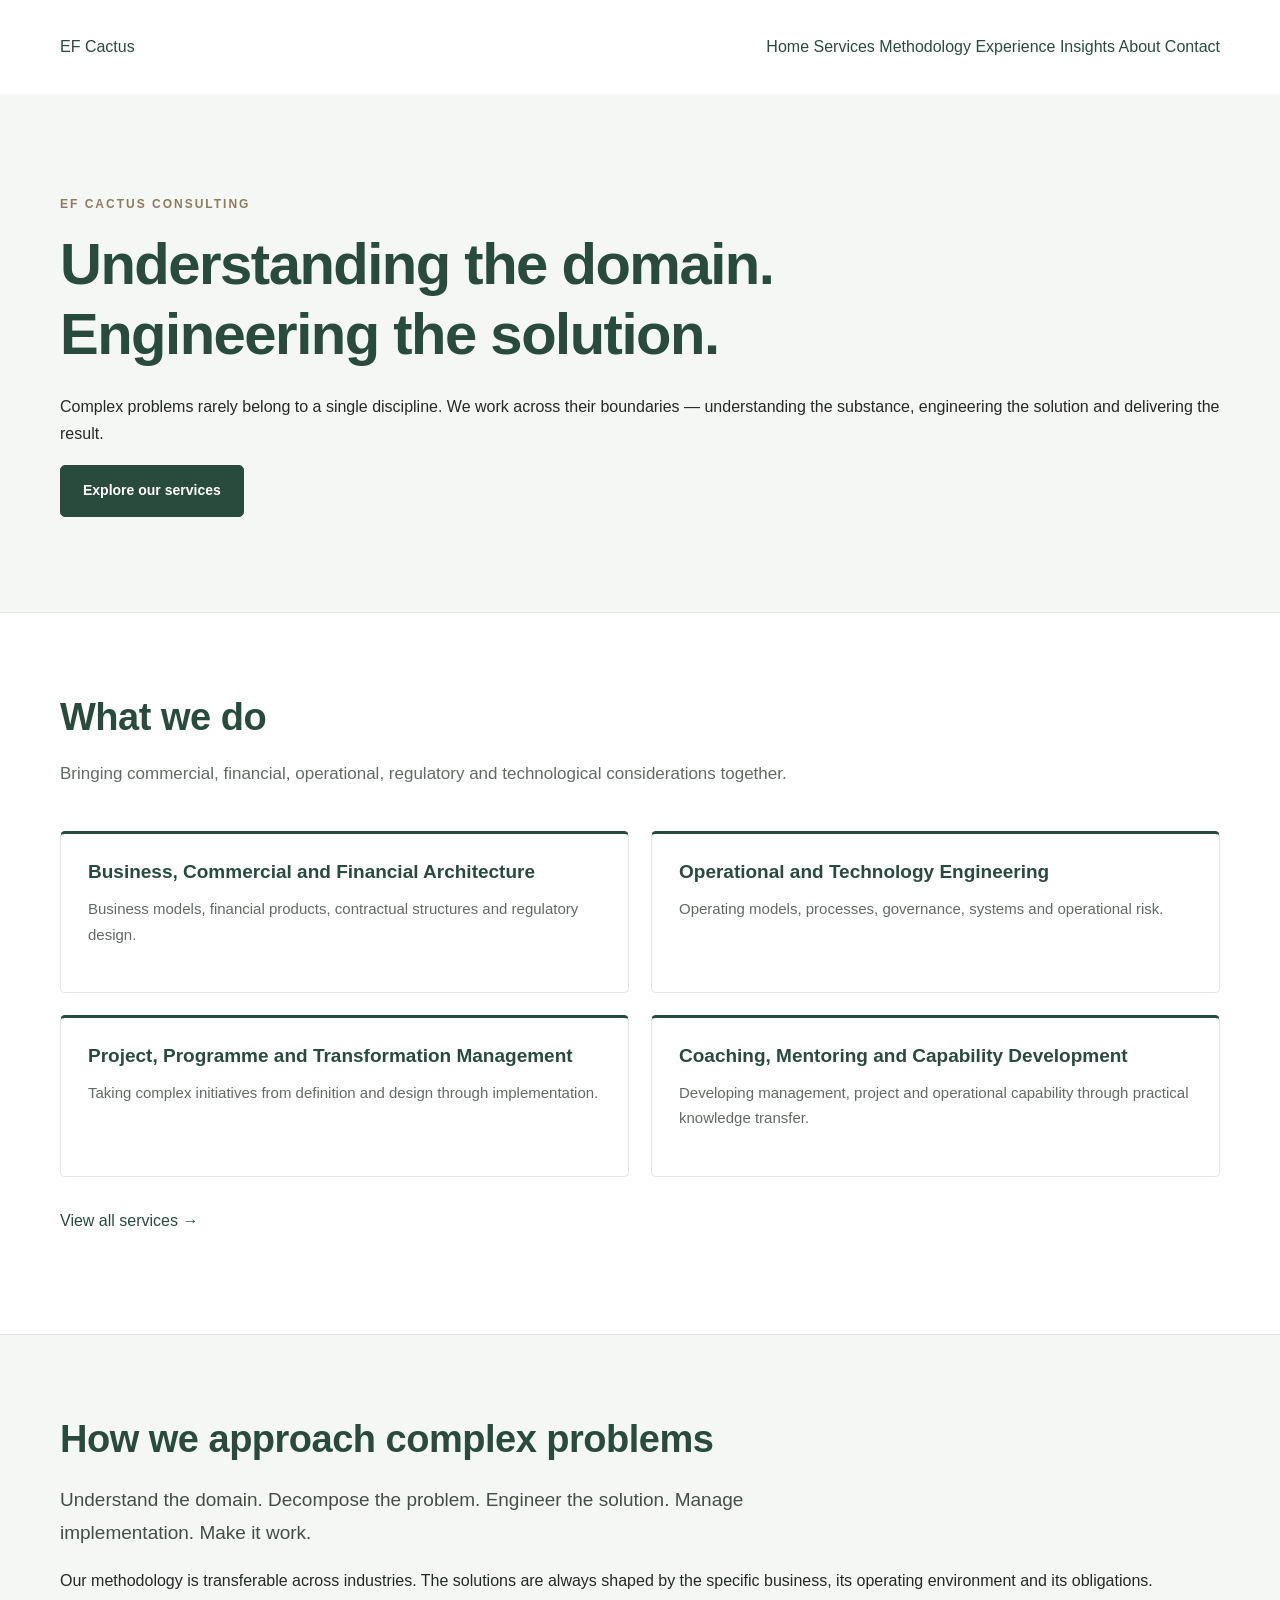
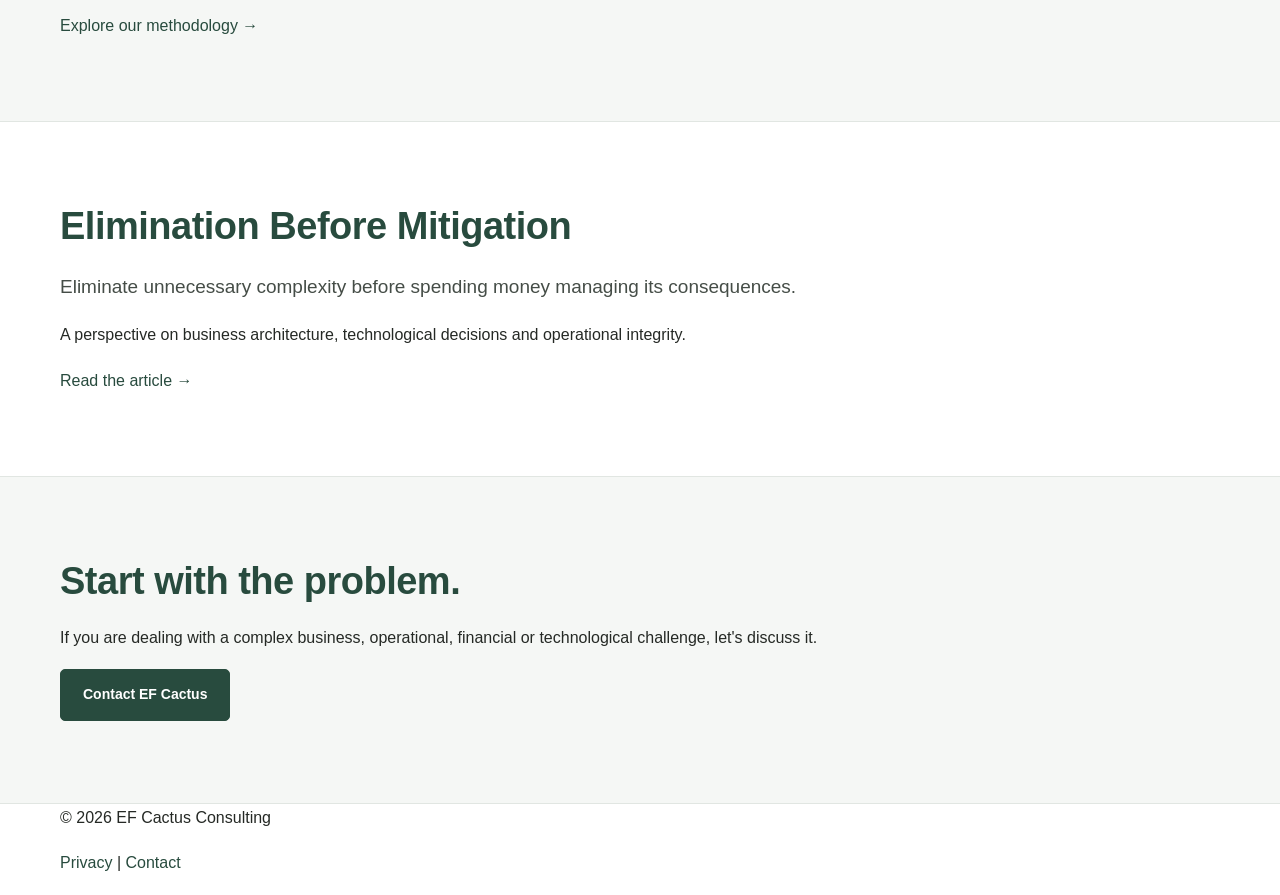
<file: index.html>
<!DOCTYPE html>
<html lang="en">
<head>
    <meta charset="UTF-8">
    <meta name="viewport" content="width=device-width, initial-scale=1.0">
    <title>EF Cactus Consulting | Understanding. Engineering. Delivery.</title>
    <meta name="description" content="EF Cactus Consulting works across business, commercial, financial, operational and technology disciplines to understand complex problems and deliver practical solutions.">
    <link rel="stylesheet" href="css/style.css">
</head>
<body>

<header>
    <div class="container header-inner">
        <a href="index.html" class="logo">EF Cactus</a>
        <nav>
            <a href="index.html">Home</a>
            <a href="services.html">Services</a>
            <a href="methodology.html">Methodology</a>
            <a href="experience.html">Experience</a>
            <a href="insights.html">Insights</a>
            <a href="about.html">About</a>
            <a href="contact.html">Contact</a>
        </nav>
    </div>
</header>

<main>

    <section class="hero">
        <div class="container">
            <p class="eyebrow">EF Cactus Consulting</p>
            <h1>Understanding the domain.<br>Engineering the solution.</h1>
            <p class="hero-text">
                Complex problems rarely belong to a single discipline.
                We work across their boundaries — understanding the substance,
                engineering the solution and delivering the result.
            </p>
            <a href="services.html" class="button">Explore our services</a>
        </div>
    </section>

    <section class="section">
        <div class="container">
            <div class="section-heading">
                <h2>What we do</h2>
                <p>
                    Bringing commercial, financial, operational, regulatory
                    and technological considerations together.
                </p>
            </div>

            <div class="service-grid">

                <div class="service-card">
                    <h3>Business, Commercial and Financial Architecture</h3>
                    <p>Business models, financial products, contractual structures and regulatory design.</p>
                </div>

                <div class="service-card">
                    <h3>Operational and Technology Engineering</h3>
                    <p>Operating models, processes, governance, systems and operational risk.</p>
                </div>

                <div class="service-card">
                    <h3>Project, Programme and Transformation Management</h3>
                    <p>Taking complex initiatives from definition and design through implementation.</p>
                </div>

                <div class="service-card">
                    <h3>Coaching, Mentoring and Capability Development</h3>
                    <p>Developing management, project and operational capability through practical knowledge transfer.</p>
                </div>

            </div>

            <p class="section-link">
                <a href="services.html">View all services →</a>
            </p>
        </div>
    </section>

    <section class="section section-alt">
        <div class="container">
            <h2>How we approach complex problems</h2>
            <p class="lead">
                Understand the domain. Decompose the problem. Engineer the solution.
                Manage implementation. Make it work.
            </p>
            <p>
                Our methodology is transferable across industries.
                The solutions are always shaped by the specific business,
                its operating environment and its obligations.
            </p>
            <a href="methodology.html">Explore our methodology →</a>
        </div>
    </section>

    <section class="section">
        <div class="container">
            <h2>Elimination Before Mitigation</h2>
            <p class="lead">
                Eliminate unnecessary complexity before spending money
                managing its consequences.
            </p>
            <p>
                A perspective on business architecture, technological
                decisions and operational integrity.
            </p>
            <a href="articles/elimination-before-mitigation.html">Read the article →</a>
        </div>
    </section>

    <section class="section section-alt">
        <div class="container">
            <h2>Start with the problem.</h2>
            <p>
                If you are dealing with a complex business, operational,
                financial or technological challenge, let's discuss it.
            </p>
            <a href="contact.html" class="button">Contact EF Cactus</a>
        </div>
    </section>

</main>

<footer>
    <div class="container">
        <p>&copy; 2026 EF Cactus Consulting</p>
        <p>
            <a href="privacy.html">Privacy</a>
            <span> | </span>
            <a href="contact.html">Contact</a>
        </p>
    </div>
</footer>

</body>
</html>
</file>
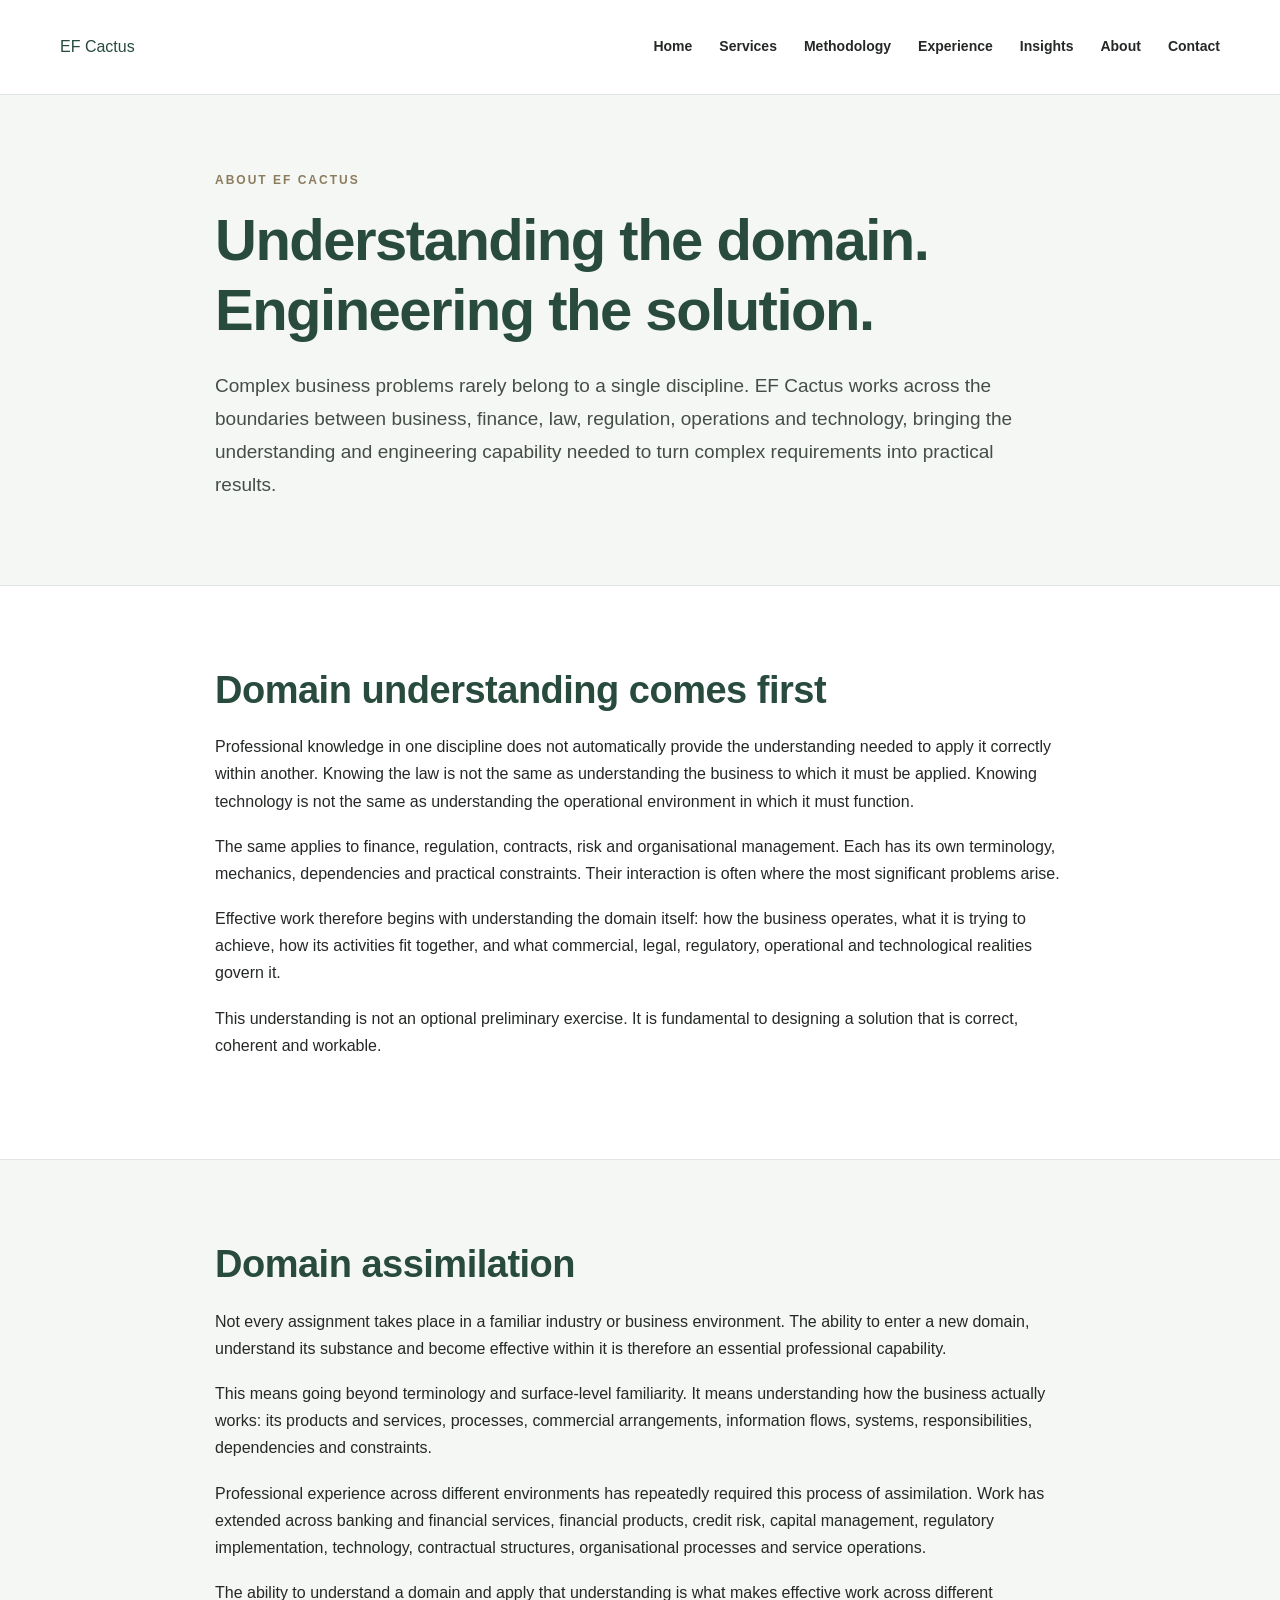
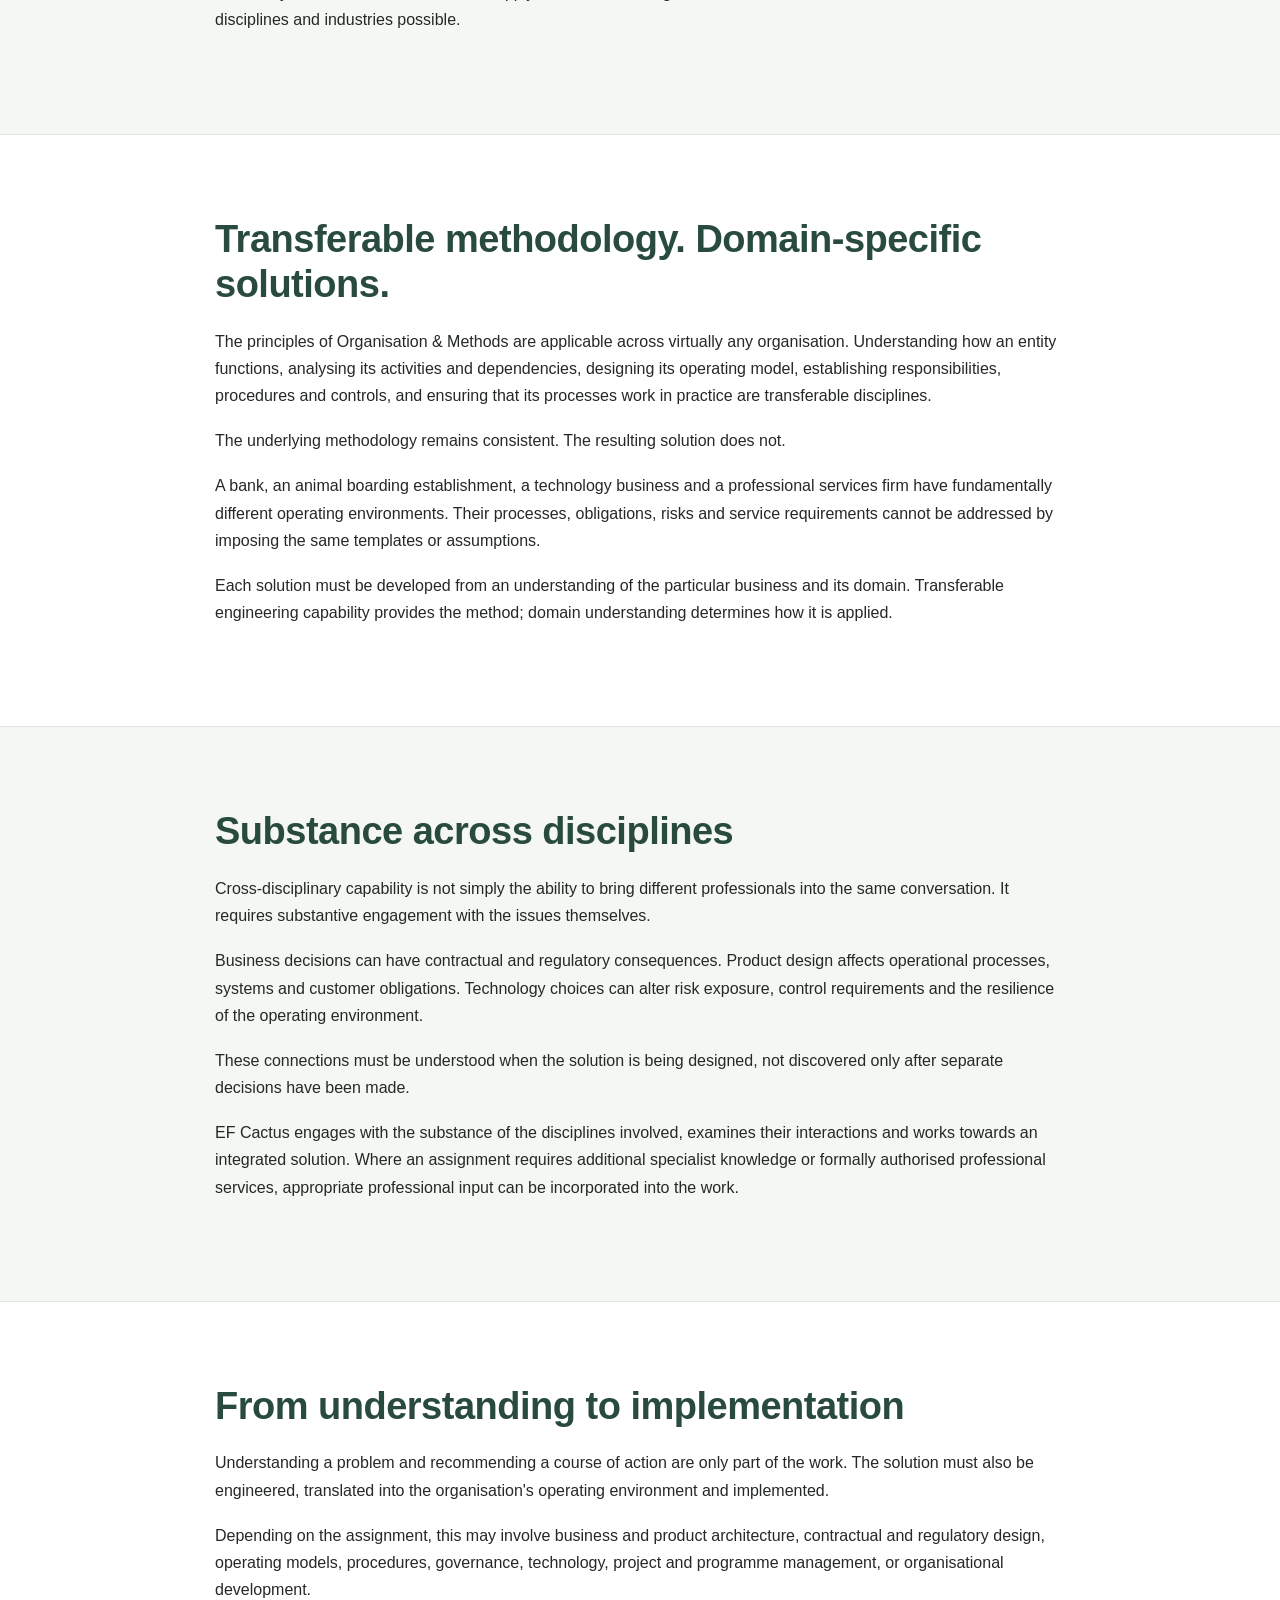
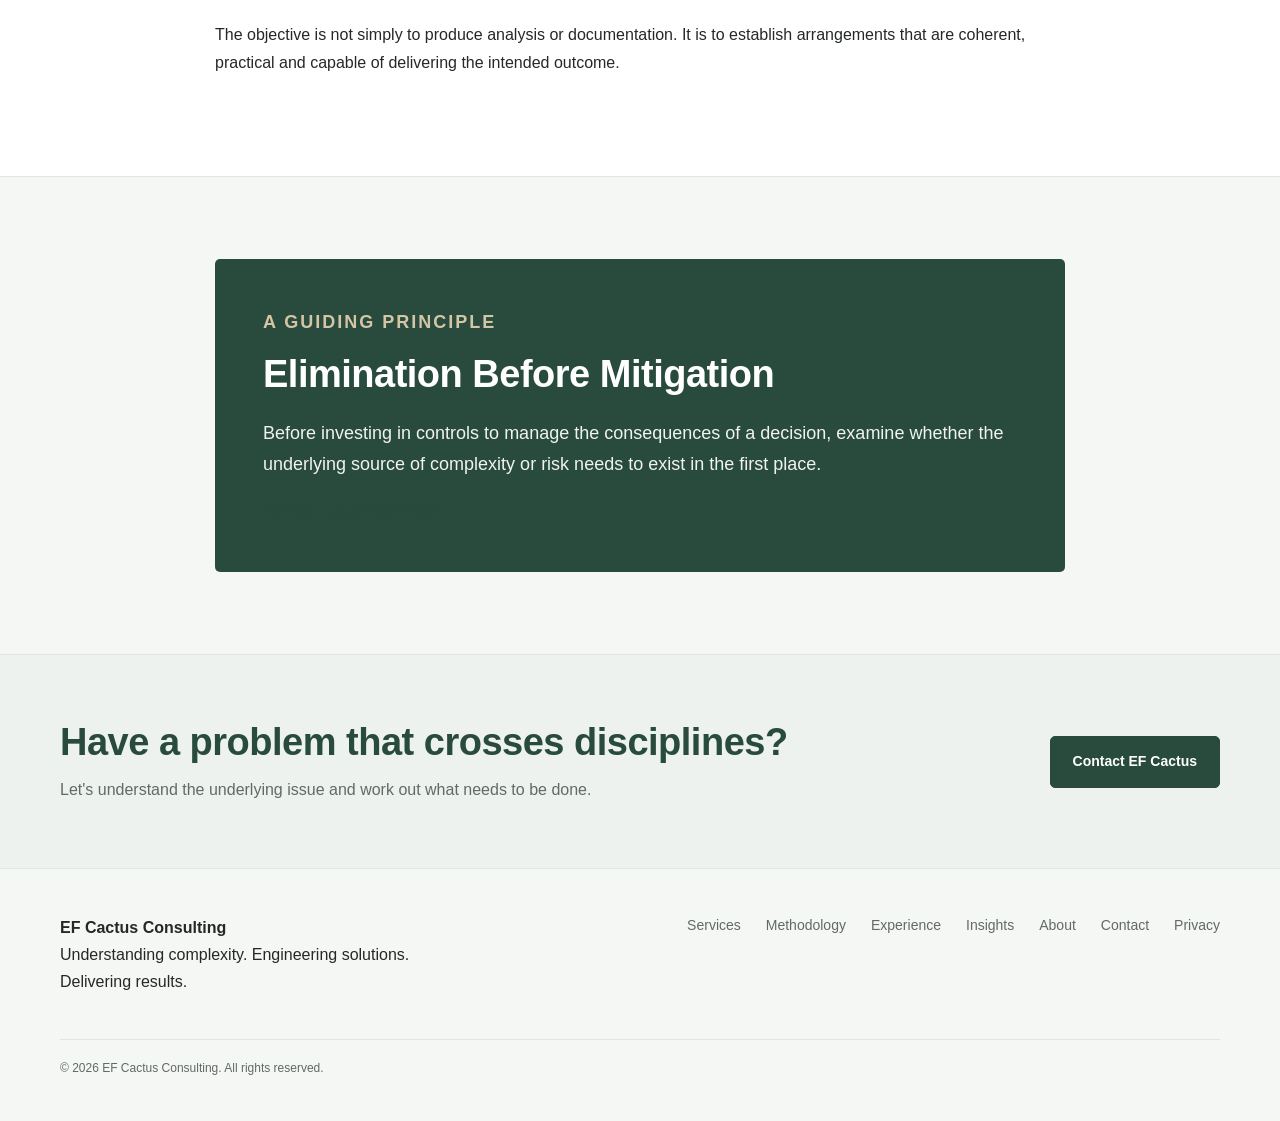
<file: about.html>
<!DOCTYPE html>
<html lang="en">
<head>
    <meta charset="UTF-8">
    <meta name="viewport" content="width=device-width, initial-scale=1.0">
    <meta name="description" content="EF Cactus Consulting brings domain understanding, cross-disciplinary expertise and Organisation & Methods capability to complex business problems.">
    <title>About EF Cactus | EF Cactus Consulting</title>
    <link rel="stylesheet" href="css/style.css">
</head>
<body>

<header class="site-header">
    <div class="container header-inner">
        <a href="index.html" class="brand">EF Cactus</a>

        <nav class="main-nav">
            <a href="index.html">Home</a>
            <a href="services.html">Services</a>
            <a href="methodology.html">Methodology</a>
            <a href="experience.html">Experience</a>
            <a href="insights.html">Insights</a>
            <a href="about.html" class="active">About</a>
            <a href="contact.html">Contact</a>
        </nav>
    </div>
</header>

<main>

    <section class="page-hero">
        <div class="container content-narrow">
            <p class="eyebrow">About EF Cactus</p>
            <h1>Understanding the domain. Engineering the solution.</h1>
            <p class="lead">
                Complex business problems rarely belong to a single
                discipline. EF Cactus works across the boundaries
                between business, finance, law, regulation, operations
                and technology, bringing the understanding and
                engineering capability needed to turn complex
                requirements into practical results.
            </p>
        </div>
    </section>

    <section class="section">
        <div class="container content-narrow">
            <h2>Domain understanding comes first</h2>

            <p>
                Professional knowledge in one discipline does not
                automatically provide the understanding needed to
                apply it correctly within another. Knowing the law
                is not the same as understanding the business to
                which it must be applied. Knowing technology is not
                the same as understanding the operational environment
                in which it must function.
            </p>

            <p>
                The same applies to finance, regulation, contracts,
                risk and organisational management. Each has its own
                terminology, mechanics, dependencies and practical
                constraints. Their interaction is often where the
                most significant problems arise.
            </p>

            <p>
                Effective work therefore begins with understanding
                the domain itself: how the business operates, what
                it is trying to achieve, how its activities fit
                together, and what commercial, legal, regulatory,
                operational and technological realities govern it.
            </p>

            <p>
                This understanding is not an optional preliminary
                exercise. It is fundamental to designing a solution
                that is correct, coherent and workable.
            </p>
        </div>
    </section>

    <section class="section section-alt">
        <div class="container content-narrow">
            <h2>Domain assimilation</h2>

            <p>
                Not every assignment takes place in a familiar
                industry or business environment. The ability to
                enter a new domain, understand its substance and
                become effective within it is therefore an essential
                professional capability.
            </p>

            <p>
                This means going beyond terminology and surface-level
                familiarity. It means understanding how the business
                actually works: its products and services, processes,
                commercial arrangements, information flows, systems,
                responsibilities, dependencies and constraints.
            </p>

            <p>
                Professional experience across different environments
                has repeatedly required this process of assimilation.
                Work has extended across banking and financial
                services, financial products, credit risk, capital
                management, regulatory implementation, technology,
                contractual structures, organisational processes
                and service operations.
            </p>

            <p>
                The ability to understand a domain and apply that
                understanding is what makes effective work across
                different disciplines and industries possible.
            </p>
        </div>
    </section>

    <section class="section">
        <div class="container content-narrow">
            <h2>Transferable methodology. Domain-specific solutions.</h2>

            <p>
                The principles of Organisation &amp; Methods are
                applicable across virtually any organisation.
                Understanding how an entity functions, analysing
                its activities and dependencies, designing its
                operating model, establishing responsibilities,
                procedures and controls, and ensuring that its
                processes work in practice are transferable
                disciplines.
            </p>

            <p>
                The underlying methodology remains consistent.
                The resulting solution does not.
            </p>

            <p>
                A bank, an animal boarding establishment, a
                technology business and a professional services
                firm have fundamentally different operating
                environments. Their processes, obligations,
                risks and service requirements cannot be addressed
                by imposing the same templates or assumptions.
            </p>

            <p>
                Each solution must be developed from an understanding
                of the particular business and its domain. Transferable
                engineering capability provides the method; domain
                understanding determines how it is applied.
            </p>
        </div>
    </section>

    <section class="section section-alt">
        <div class="container content-narrow">
            <h2>Substance across disciplines</h2>

            <p>
                Cross-disciplinary capability is not simply the
                ability to bring different professionals into the
                same conversation. It requires substantive engagement
                with the issues themselves.
            </p>

            <p>
                Business decisions can have contractual and
                regulatory consequences. Product design affects
                operational processes, systems and customer
                obligations. Technology choices can alter risk
                exposure, control requirements and the resilience
                of the operating environment.
            </p>

            <p>
                These connections must be understood when the
                solution is being designed, not discovered only
                after separate decisions have been made.
            </p>

            <p>
                EF Cactus engages with the substance of the
                disciplines involved, examines their interactions
                and works towards an integrated solution. Where
                an assignment requires additional specialist
                knowledge or formally authorised professional
                services, appropriate professional input can be
                incorporated into the work.
            </p>
        </div>
    </section>

    <section class="section">
        <div class="container content-narrow">
            <h2>From understanding to implementation</h2>

            <p>
                Understanding a problem and recommending a course
                of action are only part of the work. The solution
                must also be engineered, translated into the
                organisation's operating environment and implemented.
            </p>

            <p>
                Depending on the assignment, this may involve
                business and product architecture, contractual
                and regulatory design, operating models, procedures,
                governance, technology, project and programme
                management, or organisational development.
            </p>

            <p>
                The objective is not simply to produce analysis
                or documentation. It is to establish arrangements
                that are coherent, practical and capable of
                delivering the intended outcome.
            </p>
        </div>
    </section>

    <section class="section section-alt">
        <div class="container content-narrow">
            <div class="principle">
                <p class="eyebrow">A guiding principle</p>
                <h2>Elimination Before Mitigation</h2>

                <p>
                    Before investing in controls to manage the
                    consequences of a decision, examine whether
                    the underlying source of complexity or risk
                    needs to exist in the first place.
                </p>

                <a href="insights.html">Explore our perspectives</a>
            </div>
        </div>
    </section>

    <section class="contact-strip">
        <div class="container contact-strip-inner">
            <div>
                <h2>Have a problem that crosses disciplines?</h2>
                <p>
                    Let's understand the underlying issue and
                    work out what needs to be done.
                </p>
            </div>

            <a href="contact.html" class="button button-primary">
                Contact EF Cactus
            </a>
        </div>
    </section>

</main>

<footer class="site-footer">
    <div class="container footer-inner">
        <div class="footer-brand">
            <strong>EF Cactus Consulting</strong>
            <p>Understanding complexity. Engineering solutions. Delivering results.</p>
        </div>

        <div class="footer-links">
            <a href="services.html">Services</a>
            <a href="methodology.html">Methodology</a>
            <a href="experience.html">Experience</a>
            <a href="insights.html">Insights</a>
            <a href="about.html">About</a>
            <a href="contact.html">Contact</a>
            <a href="privacy.html">Privacy</a>
        </div>
    </div>

    <div class="container footer-bottom">
        <p>&copy; 2026 EF Cactus Consulting. All rights reserved.</p>
    </div>
</footer>

</body>
</html>
</file>
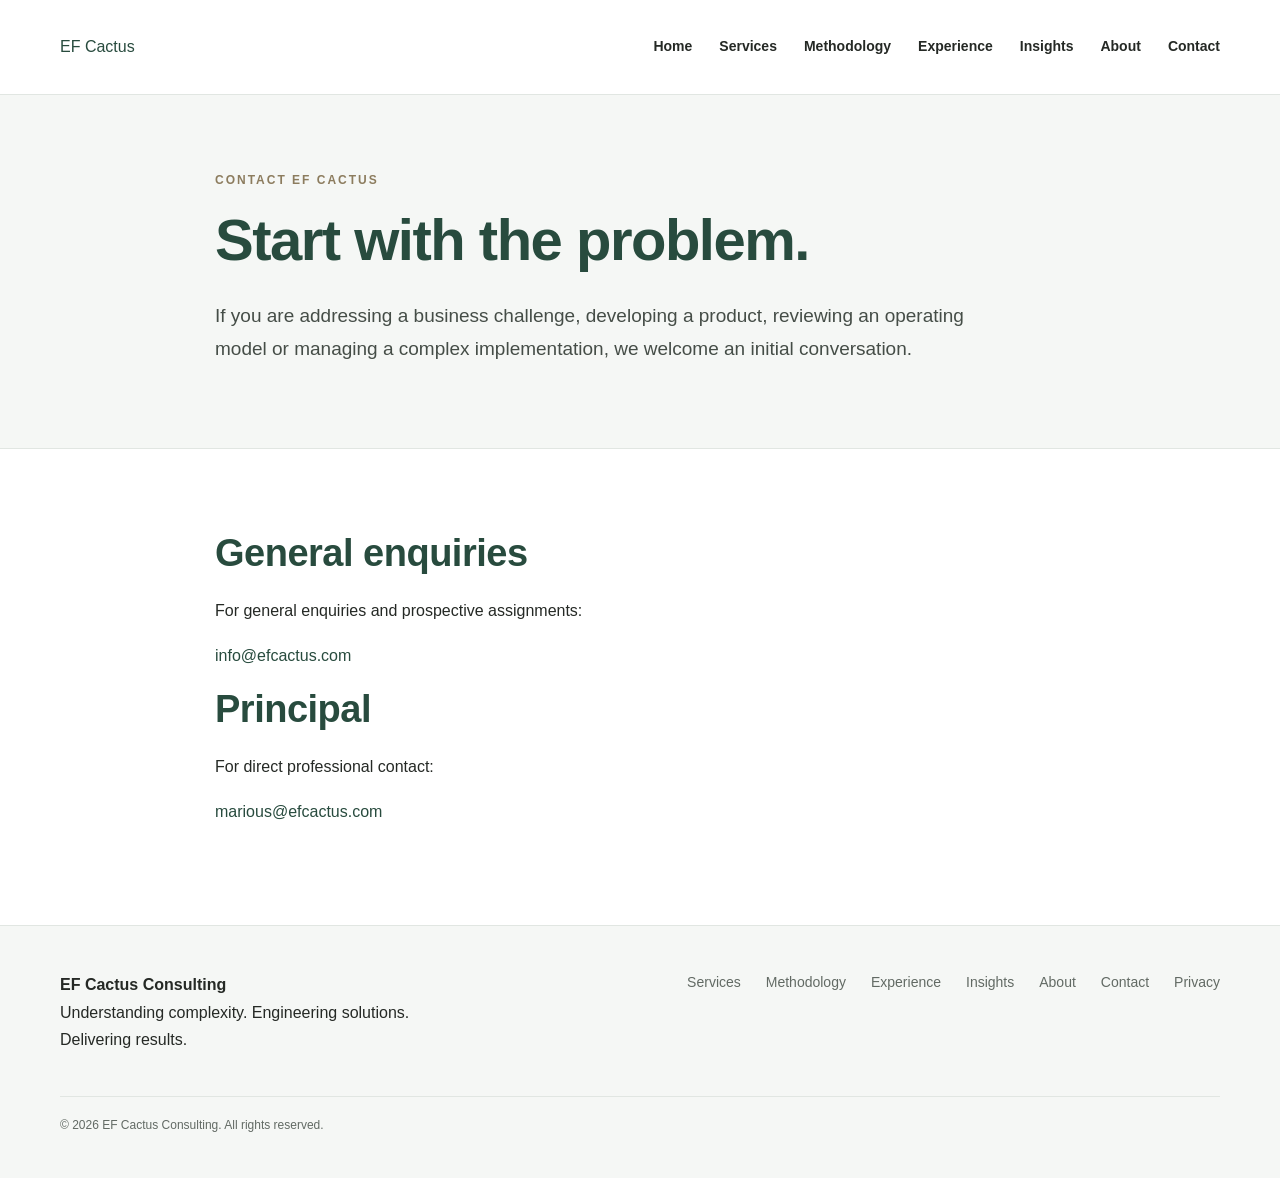
<file: contact.html>
<!DOCTYPE html>
<html lang="en">
<head>
    <meta charset="UTF-8">
    <meta name="viewport" content="width=device-width, initial-scale=1.0">
    <meta name="description" content="Contact EF Cactus Consulting for business, financial, regulatory, operational and technology consulting enquiries.">
    <title>Contact | EF Cactus Consulting</title>
    <link rel="stylesheet" href="css/style.css">
</head>
<body>

<header class="site-header">
    <div class="container header-inner">
        <a href="index.html" class="brand">EF Cactus</a>

        <nav class="main-nav">
            <a href="index.html">Home</a>
            <a href="services.html">Services</a>
            <a href="methodology.html">Methodology</a>
            <a href="experience.html">Experience</a>
            <a href="insights.html">Insights</a>
            <a href="about.html">About</a>
            <a href="contact.html" class="active">Contact</a>
        </nav>
    </div>
</header>

<main>

    <section class="page-hero">
        <div class="container content-narrow">
            <p class="eyebrow">Contact EF Cactus</p>
            <h1>Start with the problem.</h1>
            <p class="lead">
                If you are addressing a business challenge, developing
                a product, reviewing an operating model or managing
                a complex implementation, we welcome an initial
                conversation.
            </p>
        </div>
    </section>

    <section class="section">
        <div class="container content-narrow">

            <h2>General enquiries</h2>
            <p>
                For general enquiries and prospective assignments:
            </p>
            <p>
                <a href="mailto:info@efcactus.com">
                    info@efcactus.com
                </a>
            </p>

            <div class="section-divider"></div>

            <h2>Principal</h2>
            <p>
                For direct professional contact:
            </p>
            <p>
                <a href="mailto:marious@efcactus.com">
                    marious@efcactus.com
                </a>
            </p>

        </div>
    </section>

</main>

<footer class="site-footer">
    <div class="container footer-inner">
        <div class="footer-brand">
            <strong>EF Cactus Consulting</strong>
            <p>Understanding complexity. Engineering solutions. Delivering results.</p>
        </div>

        <div class="footer-links">
            <a href="services.html">Services</a>
            <a href="methodology.html">Methodology</a>
            <a href="experience.html">Experience</a>
            <a href="insights.html">Insights</a>
            <a href="about.html">About</a>
            <a href="contact.html">Contact</a>
            <a href="privacy.html">Privacy</a>
        </div>
    </div>

    <div class="container footer-bottom">
        <p>&copy; 2026 EF Cactus Consulting. All rights reserved.</p>
    </div>
</footer>

</body>
</html>
</file>
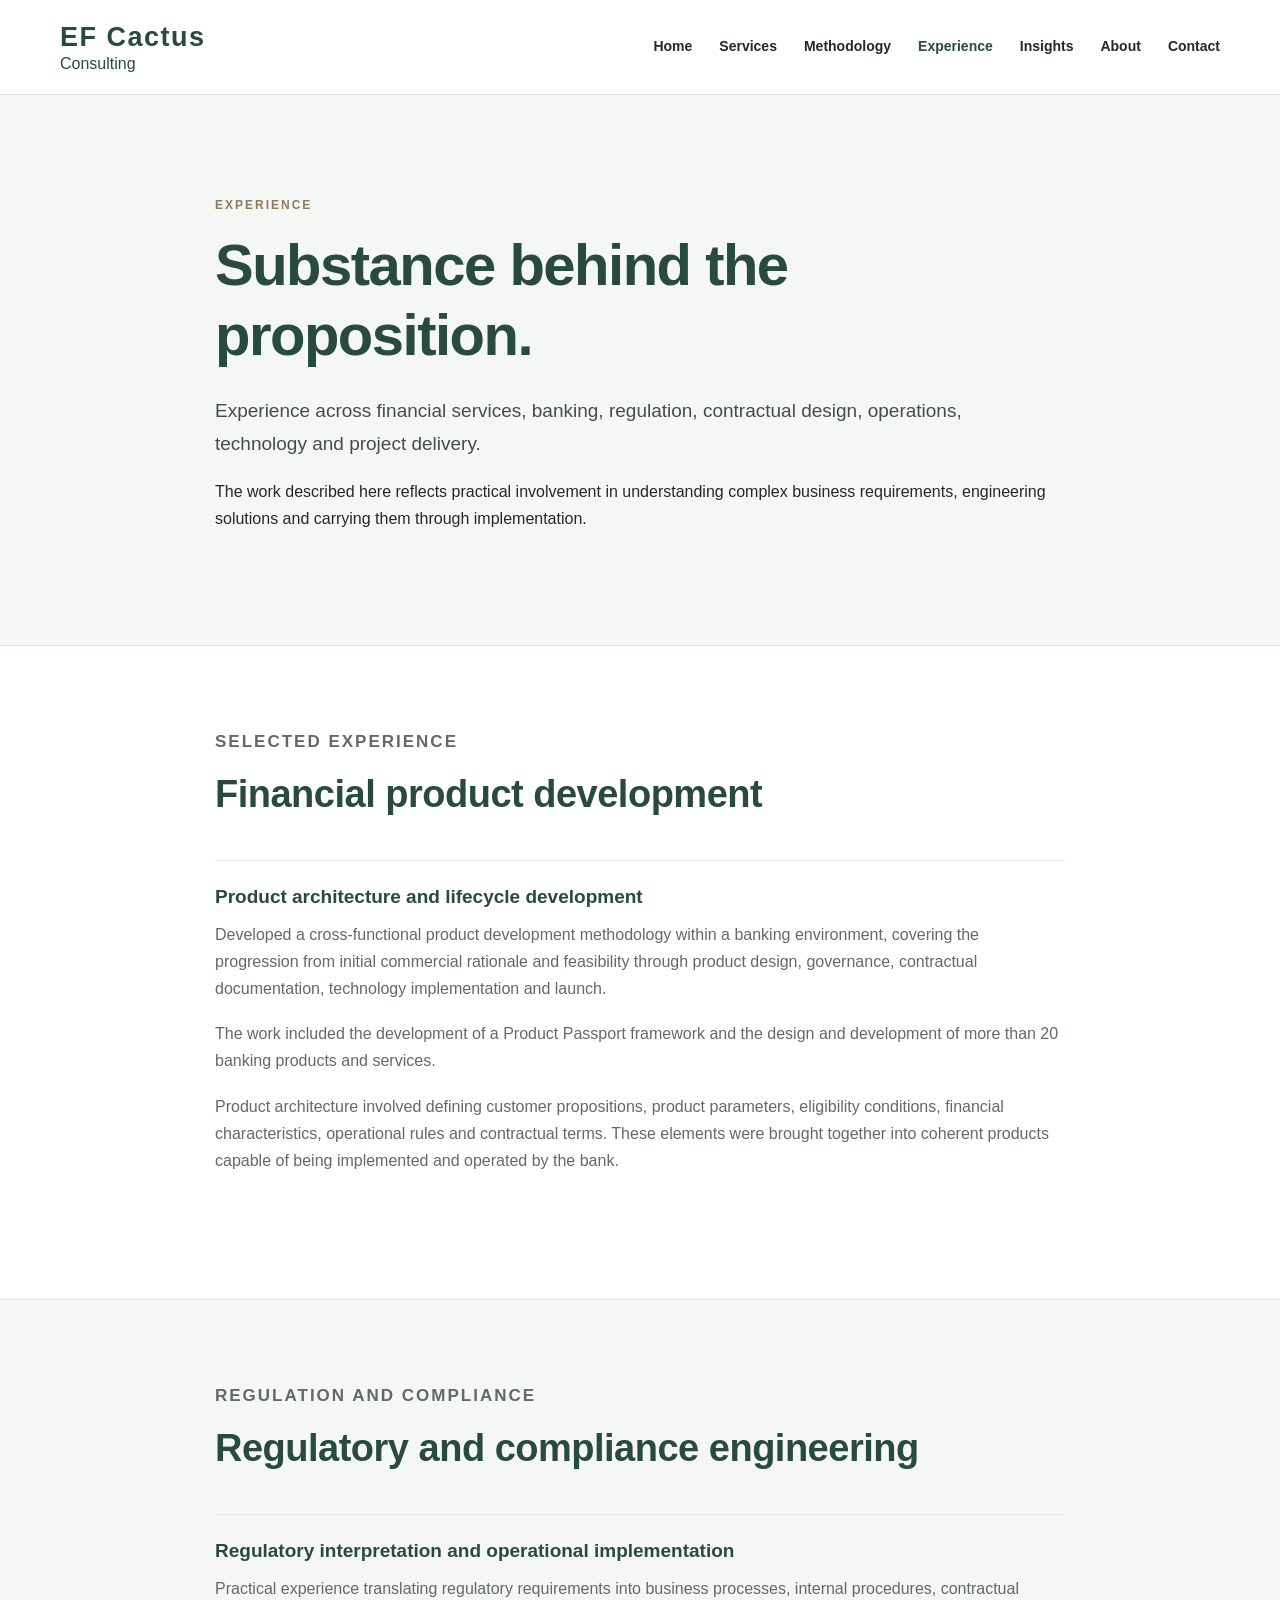
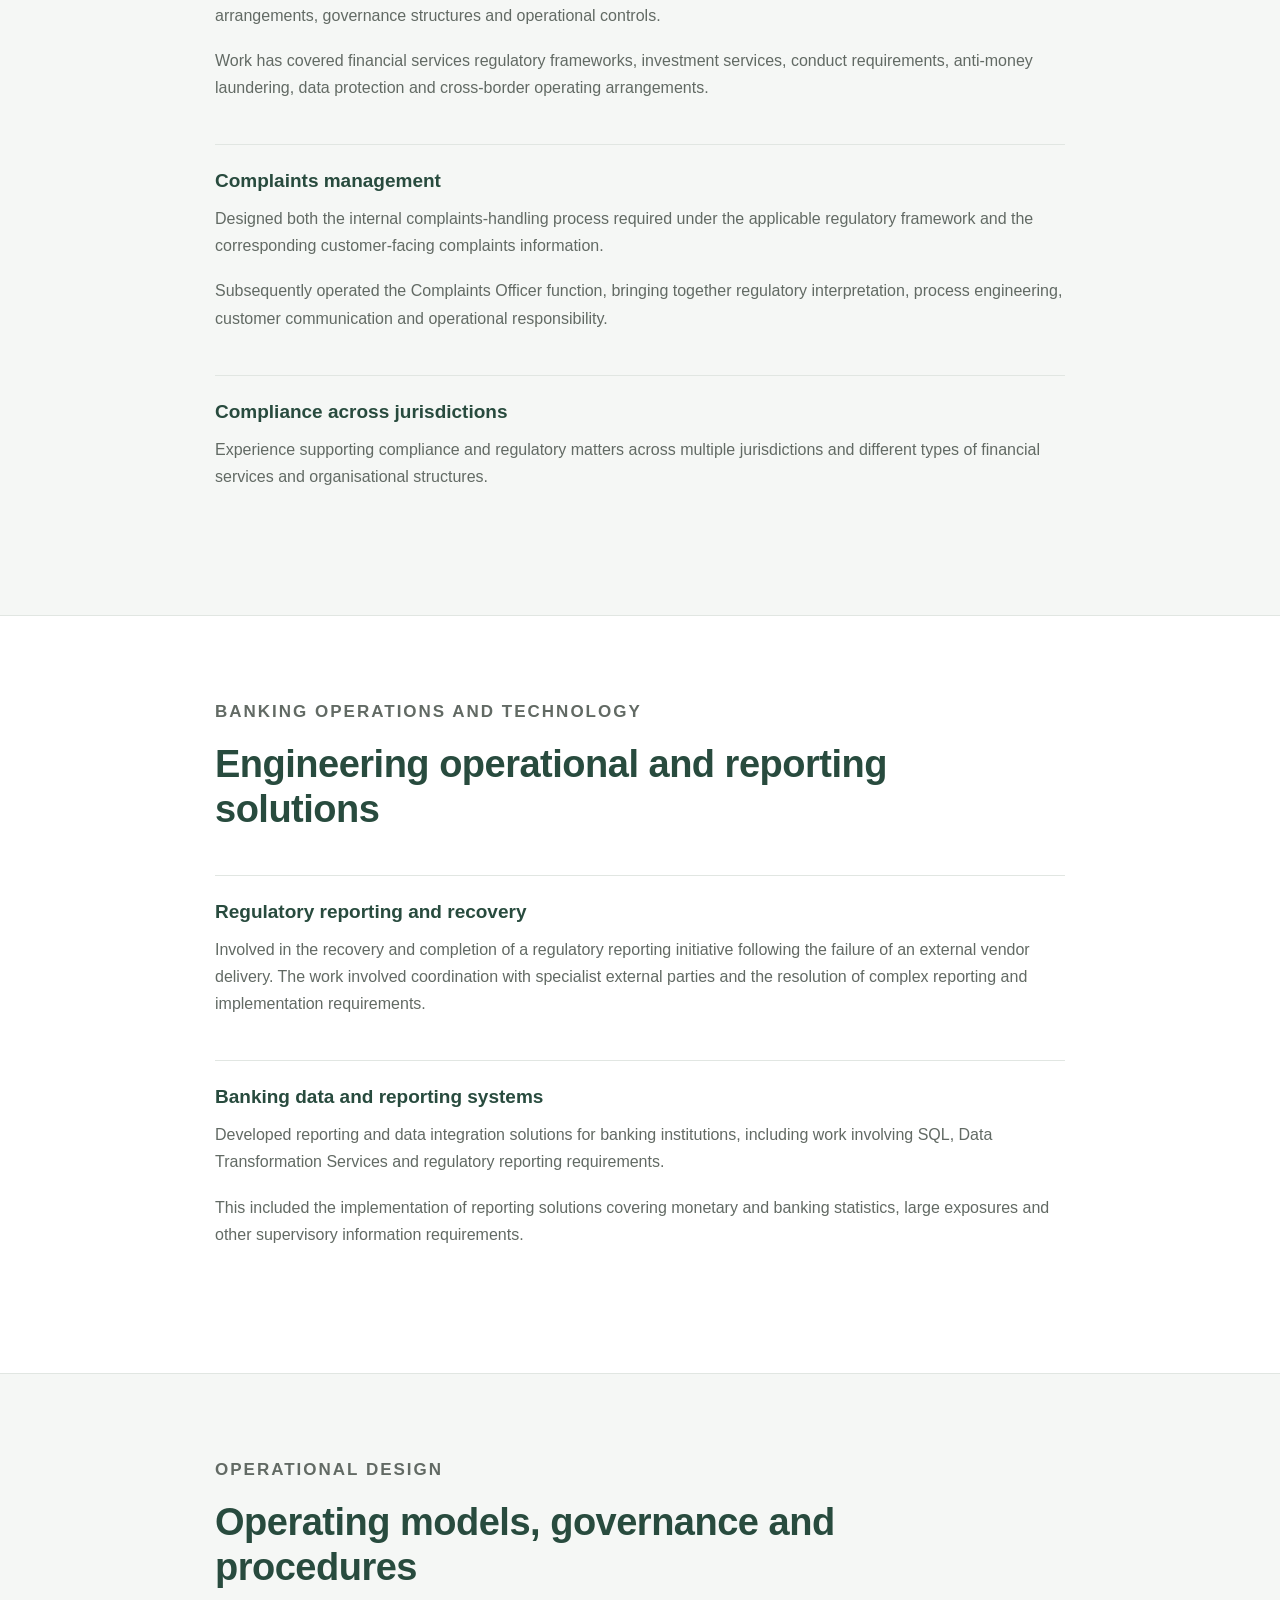
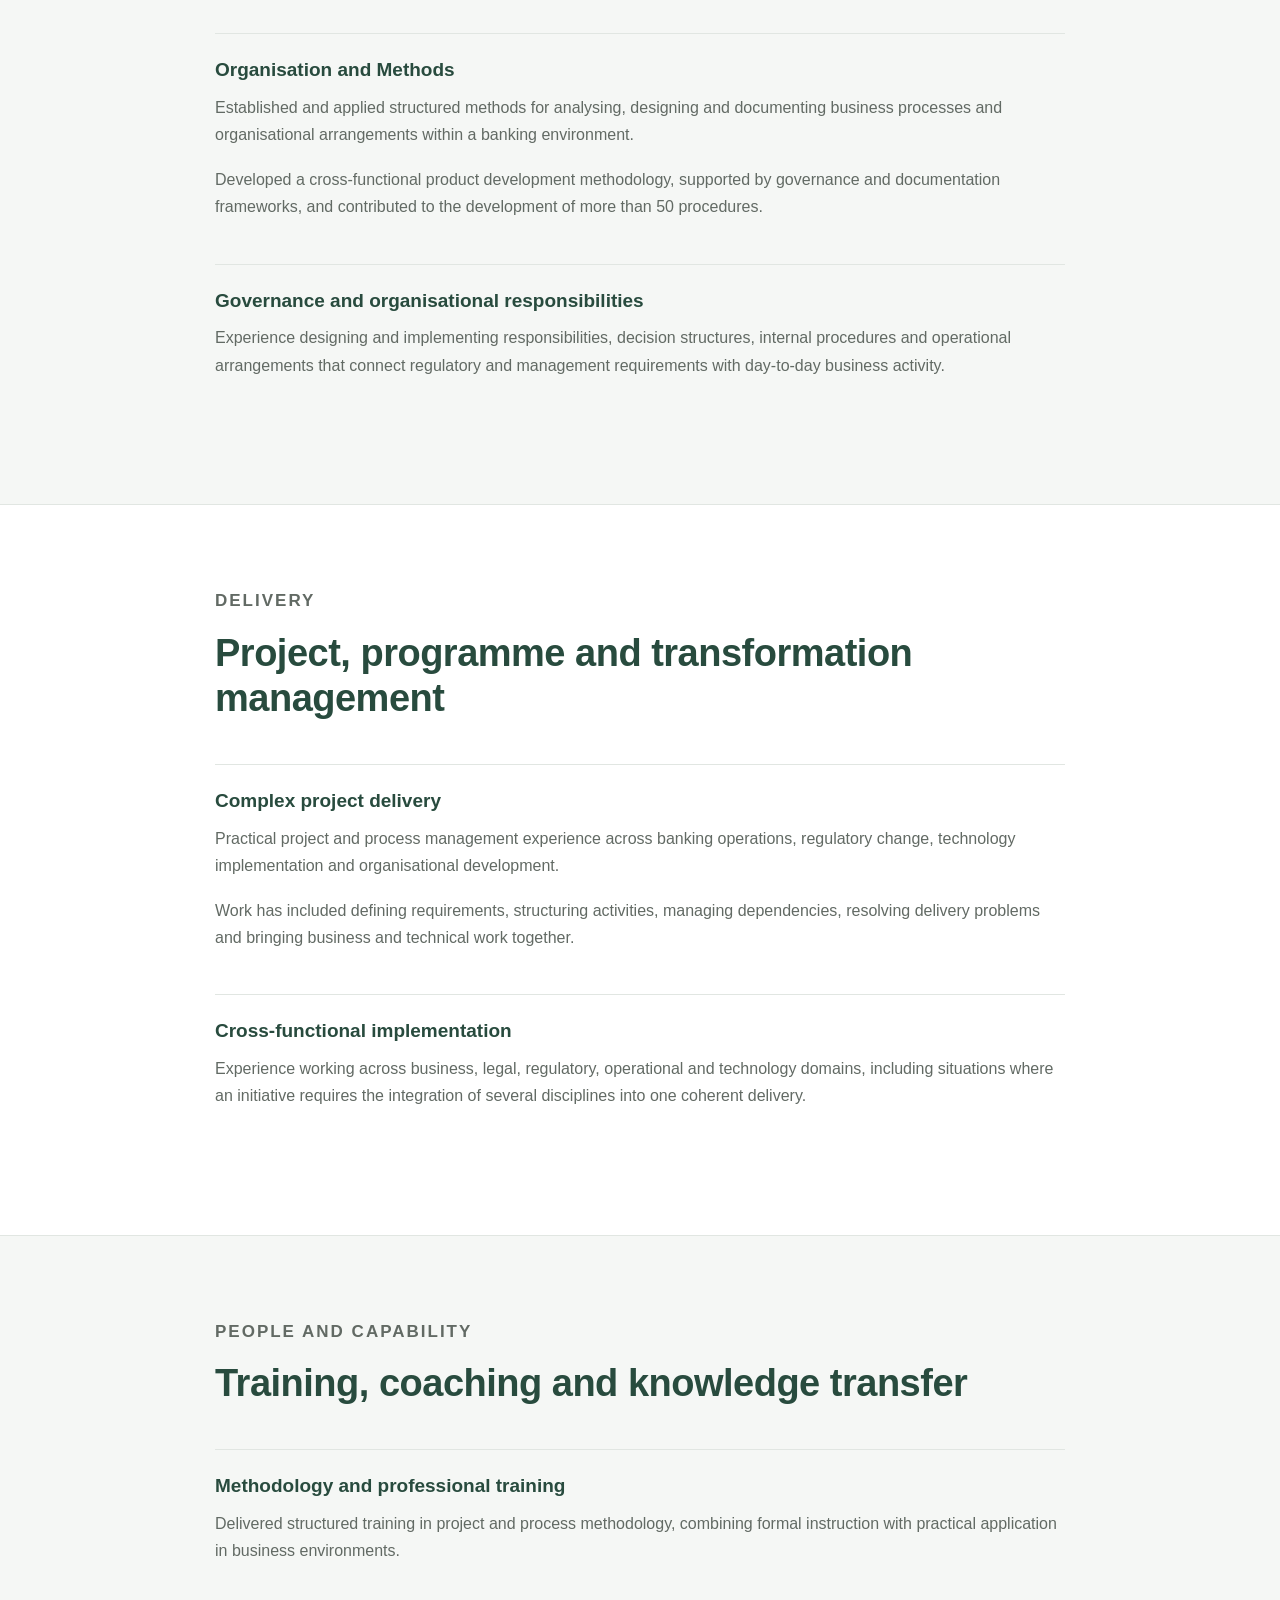
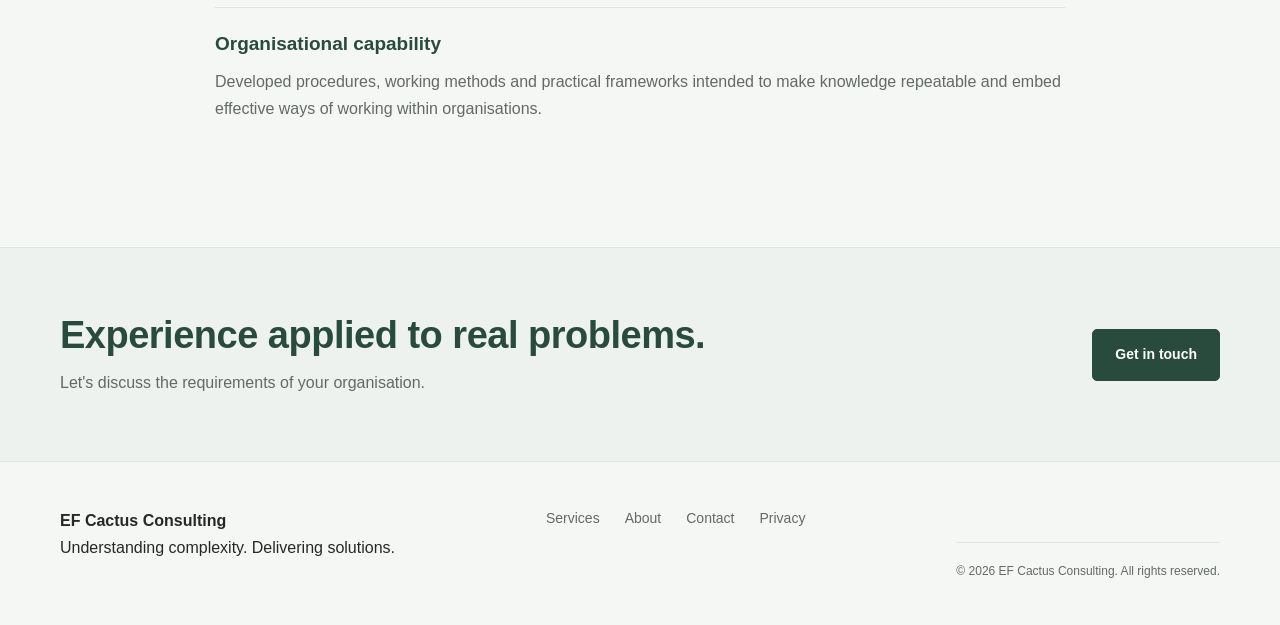
<file: experience.html>
<!DOCTYPE html>
<html lang="en">
<head>
  <meta charset="UTF-8">
  <meta name="viewport" content="width=device-width, initial-scale=1.0">
  <meta name="description" content="Selected experience in financial product development, regulatory engineering, banking operations, technology, governance and programme delivery.">
  <title>Experience | EF Cactus Consulting</title>
  <link rel="stylesheet" href="css/style.css">
</head>

<body>

<header class="site-header">
  <div class="container header-inner">
    <a class="brand" href="index.html">
      <span class="brand-name">EF Cactus</span>
      <span class="brand-tagline">Consulting</span>
    </a>

    <nav class="main-nav">
      <a href="index.html">Home</a>
      <a href="services.html">Services</a>
      <a href="methodology.html">Methodology</a>
      <a href="experience.html" aria-current="page">Experience</a>
      <a href="insights.html">Insights</a>
      <a href="about.html">About</a>
      <a href="contact.html">Contact</a>
    </nav>
  </div>
</header>

<main>

  <section class="hero">
    <div class="container hero-content">
      <p class="eyebrow">Experience</p>

      <h1>Substance behind the proposition.</h1>

      <p class="lead">
        Experience across financial services, banking, regulation,
        contractual design, operations, technology and project delivery.
      </p>

      <p>
        The work described here reflects practical involvement in
        understanding complex business requirements, engineering
        solutions and carrying them through implementation.
      </p>
    </div>
  </section>

  <section class="section">
    <div class="container content-narrow">

      <div class="section-heading">
        <p class="eyebrow">Selected experience</p>
        <h2>Financial product development</h2>
      </div>

      <article class="evidence-item">
        <h3>Product architecture and lifecycle development</h3>

        <p>
          Developed a cross-functional product development methodology
          within a banking environment, covering the progression from
          initial commercial rationale and feasibility through product
          design, governance, contractual documentation, technology
          implementation and launch.
        </p>

        <p>
          The work included the development of a Product Passport
          framework and the design and development of more than
          20 banking products and services.
        </p>

        <p>
          Product architecture involved defining customer propositions,
          product parameters, eligibility conditions, financial
          characteristics, operational rules and contractual terms.
          These elements were brought together into coherent products
          capable of being implemented and operated by the bank.
        </p>
      </article>

    </div>
  </section>

  <section class="section section-alt">
    <div class="container content-narrow">

      <div class="section-heading">
        <p class="eyebrow">Regulation and compliance</p>
        <h2>Regulatory and compliance engineering</h2>
      </div>

      <article class="evidence-item">
        <h3>Regulatory interpretation and operational implementation</h3>

        <p>
          Practical experience translating regulatory requirements
          into business processes, internal procedures, contractual
          arrangements, governance structures and operational controls.
        </p>

        <p>
          Work has covered financial services regulatory frameworks,
          investment services, conduct requirements, anti-money
          laundering, data protection and cross-border operating
          arrangements.
        </p>
      </article>

      <article class="evidence-item">
        <h3>Complaints management</h3>

        <p>
          Designed both the internal complaints-handling process
          required under the applicable regulatory framework and
          the corresponding customer-facing complaints information.
        </p>

        <p>
          Subsequently operated the Complaints Officer function,
          bringing together regulatory interpretation, process
          engineering, customer communication and operational
          responsibility.
        </p>
      </article>

      <article class="evidence-item">
        <h3>Compliance across jurisdictions</h3>

        <p>
          Experience supporting compliance and regulatory matters
          across multiple jurisdictions and different types of
          financial services and organisational structures.
        </p>
      </article>

    </div>
  </section>

  <section class="section">
    <div class="container content-narrow">

      <div class="section-heading">
        <p class="eyebrow">Banking operations and technology</p>
        <h2>Engineering operational and reporting solutions</h2>
      </div>

      <article class="evidence-item">
        <h3>Regulatory reporting and recovery</h3>

        <p>
          Involved in the recovery and completion of a regulatory
          reporting initiative following the failure of an external
          vendor delivery. The work involved coordination with
          specialist external parties and the resolution of complex
          reporting and implementation requirements.
        </p>
      </article>

      <article class="evidence-item">
        <h3>Banking data and reporting systems</h3>

        <p>
          Developed reporting and data integration solutions for
          banking institutions, including work involving SQL,
          Data Transformation Services and regulatory reporting
          requirements.
        </p>

        <p>
          This included the implementation of reporting solutions
          covering monetary and banking statistics, large exposures
          and other supervisory information requirements.
        </p>
      </article>

    </div>
  </section>

  <section class="section section-alt">
    <div class="container content-narrow">

      <div class="section-heading">
        <p class="eyebrow">Operational design</p>
        <h2>Operating models, governance and procedures</h2>
      </div>

      <article class="evidence-item">
        <h3>Organisation and Methods</h3>

        <p>
          Established and applied structured methods for analysing,
          designing and documenting business processes and organisational
          arrangements within a banking environment.
        </p>

        <p>
          Developed a cross-functional product development methodology,
          supported by governance and documentation frameworks, and
          contributed to the development of more than 50 procedures.
        </p>
      </article>

      <article class="evidence-item">
        <h3>Governance and organisational responsibilities</h3>

        <p>
          Experience designing and implementing responsibilities,
          decision structures, internal procedures and operational
          arrangements that connect regulatory and management
          requirements with day-to-day business activity.
        </p>
      </article>

    </div>
  </section>

  <section class="section">
    <div class="container content-narrow">

      <div class="section-heading">
        <p class="eyebrow">Delivery</p>
        <h2>Project, programme and transformation management</h2>
      </div>

      <article class="evidence-item">
        <h3>Complex project delivery</h3>

        <p>
          Practical project and process management experience across
          banking operations, regulatory change, technology
          implementation and organisational development.
        </p>

        <p>
          Work has included defining requirements, structuring
          activities, managing dependencies, resolving delivery
          problems and bringing business and technical work together.
        </p>
      </article>

      <article class="evidence-item">
        <h3>Cross-functional implementation</h3>

        <p>
          Experience working across business, legal, regulatory,
          operational and technology domains, including situations
          where an initiative requires the integration of several
          disciplines into one coherent delivery.
        </p>
      </article>

    </div>
  </section>

  <section class="section section-alt">
    <div class="container content-narrow">

      <div class="section-heading">
        <p class="eyebrow">People and capability</p>
        <h2>Training, coaching and knowledge transfer</h2>
      </div>

      <article class="evidence-item">
        <h3>Methodology and professional training</h3>

        <p>
          Delivered structured training in project and process
          methodology, combining formal instruction with practical
          application in business environments.
        </p>
      </article>

      <article class="evidence-item">
        <h3>Organisational capability</h3>

        <p>
          Developed procedures, working methods and practical
          frameworks intended to make knowledge repeatable and
          embed effective ways of working within organisations.
        </p>
      </article>

    </div>
  </section>

  <section class="contact-strip">
    <div class="container contact-strip-inner">
      <div>
        <h2>Experience applied to real problems.</h2>
        <p>Let's discuss the requirements of your organisation.</p>
      </div>

      <a class="button button-primary" href="contact.html">Get in touch</a>
    </div>
  </section>

</main>

<footer class="site-footer">
  <div class="container footer-inner">

    <div class="footer-brand">
      <strong>EF Cactus Consulting</strong>
      <p>Understanding complexity. Delivering solutions.</p>
    </div>

    <div class="footer-links">
      <a href="services.html">Services</a>
      <a href="about.html">About</a>
      <a href="contact.html">Contact</a>
      <a href="privacy.html">Privacy</a>
    </div>

    <div class="footer-bottom">
      <p>&copy; 2026 EF Cactus Consulting. All rights reserved.</p>
    </div>

  </div>
</footer>

</body>
</html>
</file>
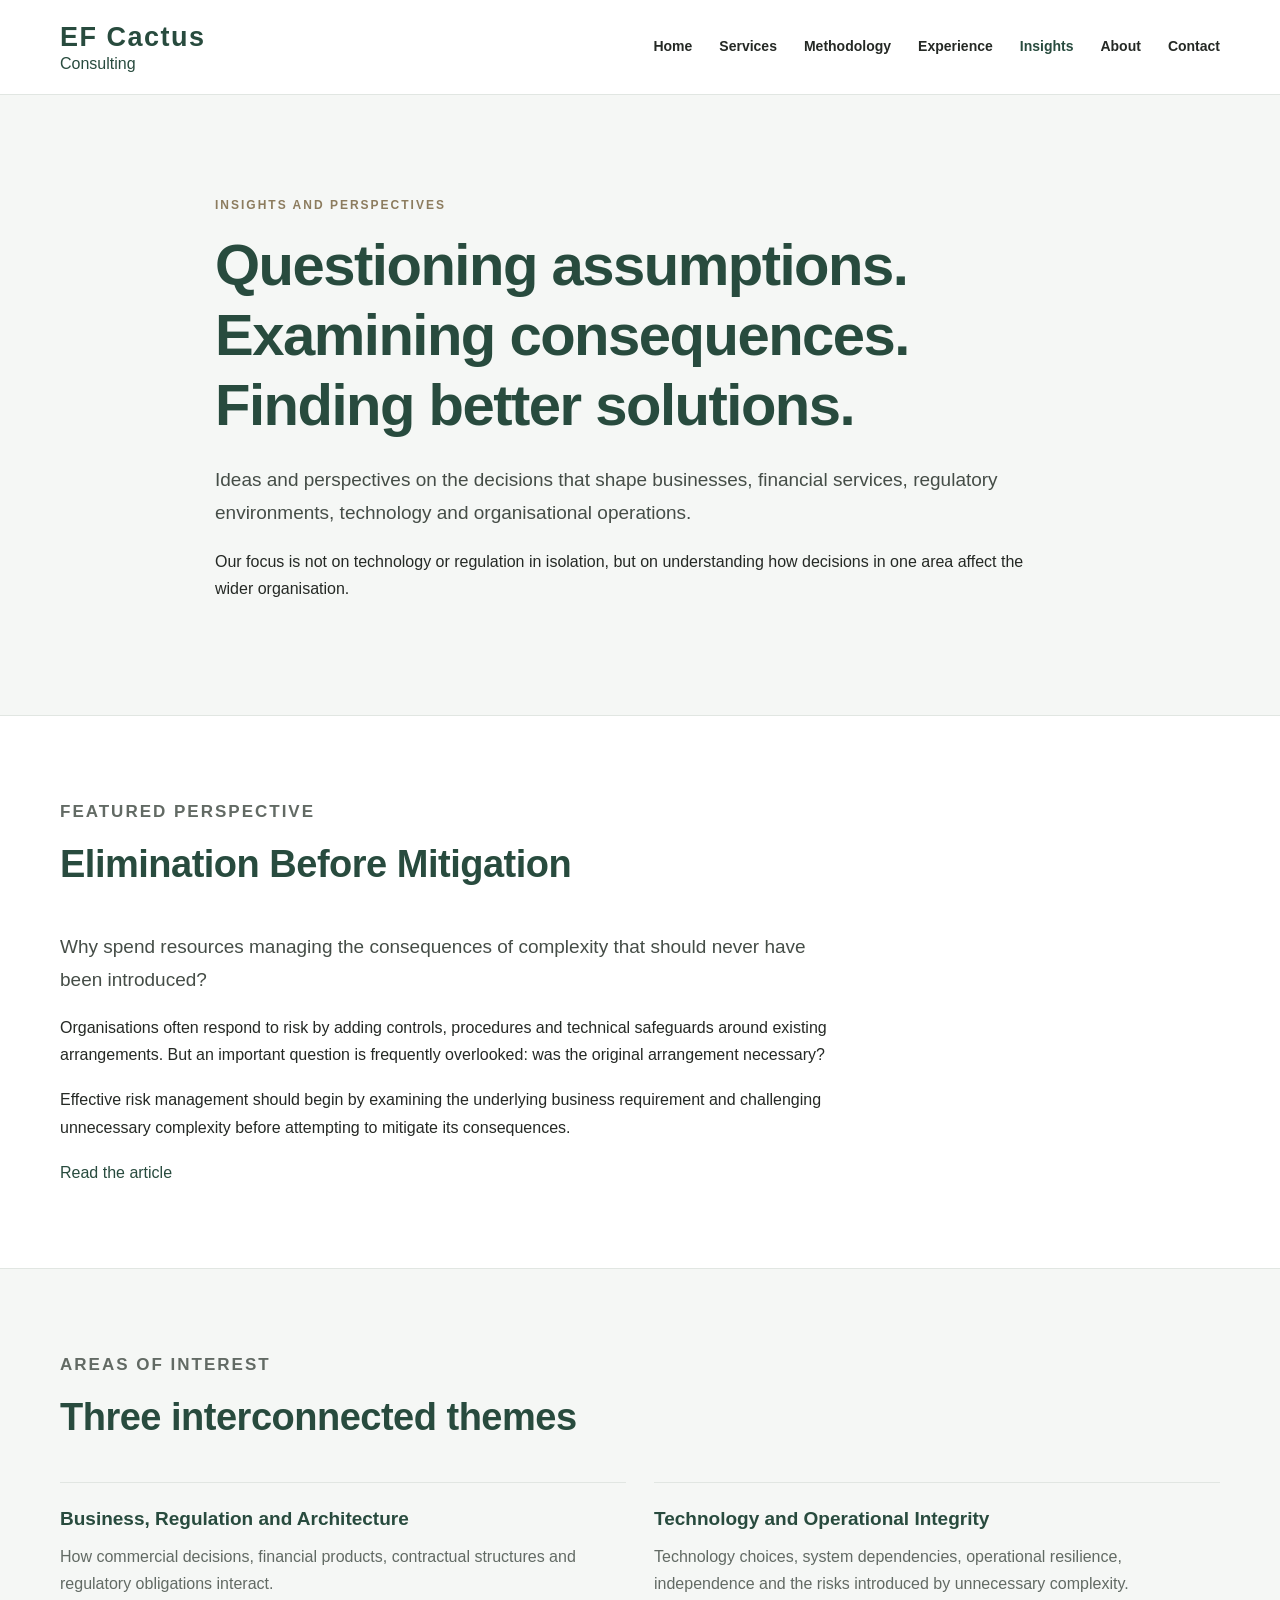
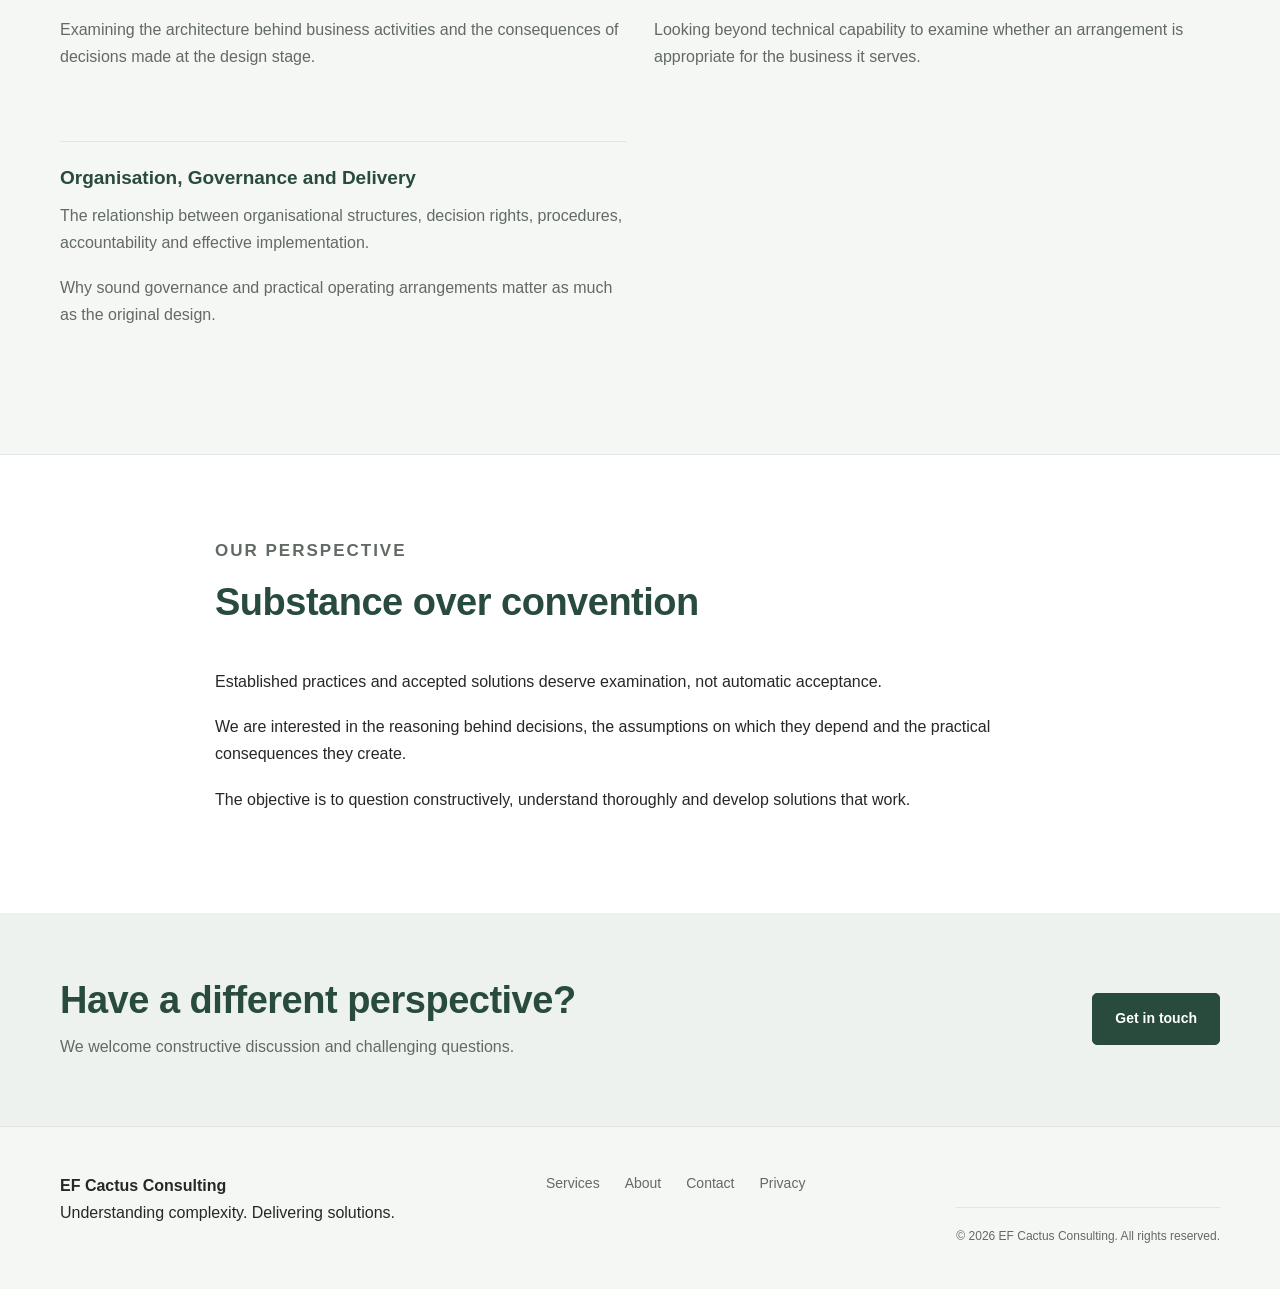
<file: insights.html>
<!DOCTYPE html>
<html lang="en">
<head>
  <meta charset="UTF-8">
  <meta name="viewport" content="width=device-width, initial-scale=1.0">
  <meta name="description" content="EF Cactus Consulting insights on business architecture, financial services, regulation, technology and operational integrity.">
  <title>Insights | EF Cactus Consulting</title>
  <link rel="stylesheet" href="css/style.css">
</head>

<body>

<header class="site-header">
  <div class="container header-inner">
    <a class="brand" href="index.html">
      <span class="brand-name">EF Cactus</span>
      <span class="brand-tagline">Consulting</span>
    </a>

    <nav class="main-nav">
      <a href="index.html">Home</a>
      <a href="services.html">Services</a>
      <a href="methodology.html">Methodology</a>
      <a href="experience.html">Experience</a>
      <a href="insights.html" aria-current="page">Insights</a>
      <a href="about.html">About</a>
      <a href="contact.html">Contact</a>
    </nav>
  </div>
</header>

<main>

  <section class="hero">
    <div class="container hero-content">
      <p class="eyebrow">Insights and perspectives</p>

      <h1>Questioning assumptions. Examining consequences. Finding better solutions.</h1>

      <p class="lead">
        Ideas and perspectives on the decisions that shape businesses,
        financial services, regulatory environments, technology and
        organisational operations.
      </p>

      <p>
        Our focus is not on technology or regulation in isolation,
        but on understanding how decisions in one area affect the
        wider organisation.
      </p>
    </div>
  </section>

  <section class="section">
    <div class="container">

      <div class="section-heading">
        <p class="eyebrow">Featured perspective</p>
        <h2>Elimination Before Mitigation</h2>
      </div>

      <div class="content-narrow">
        <p class="lead">
          Why spend resources managing the consequences of complexity
          that should never have been introduced?
        </p>

        <p>
          Organisations often respond to risk by adding controls,
          procedures and technical safeguards around existing
          arrangements. But an important question is frequently
          overlooked: was the original arrangement necessary?
        </p>

        <p>
          Effective risk management should begin by examining the
          underlying business requirement and challenging unnecessary
          complexity before attempting to mitigate its consequences.
        </p>

        <a href="articles/elimination-before-mitigation.html">
          Read the article
        </a>
      </div>

    </div>
  </section>

  <section class="section section-alt">
    <div class="container">

      <div class="section-heading">
        <p class="eyebrow">Areas of interest</p>
        <h2>Three interconnected themes</h2>
      </div>

      <div class="evidence-grid">

        <article class="evidence-item">
          <h3>Business, Regulation and Architecture</h3>
          <p>
            How commercial decisions, financial products, contractual
            structures and regulatory obligations interact.
          </p>
          <p>
            Examining the architecture behind business activities
            and the consequences of decisions made at the design stage.
          </p>
        </article>

        <article class="evidence-item">
          <h3>Technology and Operational Integrity</h3>
          <p>
            Technology choices, system dependencies, operational
            resilience, independence and the risks introduced by
            unnecessary complexity.
          </p>
          <p>
            Looking beyond technical capability to examine whether
            an arrangement is appropriate for the business it serves.
          </p>
        </article>

        <article class="evidence-item">
          <h3>Organisation, Governance and Delivery</h3>
          <p>
            The relationship between organisational structures,
            decision rights, procedures, accountability and
            effective implementation.
          </p>
          <p>
            Why sound governance and practical operating arrangements
            matter as much as the original design.
          </p>
        </article>

      </div>

    </div>
  </section>

  <section class="section">
    <div class="container content-narrow">

      <div class="section-heading">
        <p class="eyebrow">Our perspective</p>
        <h2>Substance over convention</h2>
      </div>

      <p>
        Established practices and accepted solutions deserve examination,
        not automatic acceptance.
      </p>

      <p>
        We are interested in the reasoning behind decisions, the
        assumptions on which they depend and the practical consequences
        they create.
      </p>

      <p>
        The objective is to question constructively, understand
        thoroughly and develop solutions that work.
      </p>

    </div>
  </section>

  <section class="contact-strip">
    <div class="container contact-strip-inner">
      <div>
        <h2>Have a different perspective?</h2>
        <p>We welcome constructive discussion and challenging questions.</p>
      </div>

      <a class="button button-primary" href="contact.html">Get in touch</a>
    </div>
  </section>

</main>

<footer class="site-footer">
  <div class="container footer-inner">

    <div class="footer-brand">
      <strong>EF Cactus Consulting</strong>
      <p>Understanding complexity. Delivering solutions.</p>
    </div>

    <div class="footer-links">
      <a href="services.html">Services</a>
      <a href="about.html">About</a>
      <a href="contact.html">Contact</a>
      <a href="privacy.html">Privacy</a>
    </div>

    <div class="footer-bottom">
      <p>&copy; 2026 EF Cactus Consulting. All rights reserved.</p>
    </div>

  </div>
</footer>

</body>
</html>
</file>
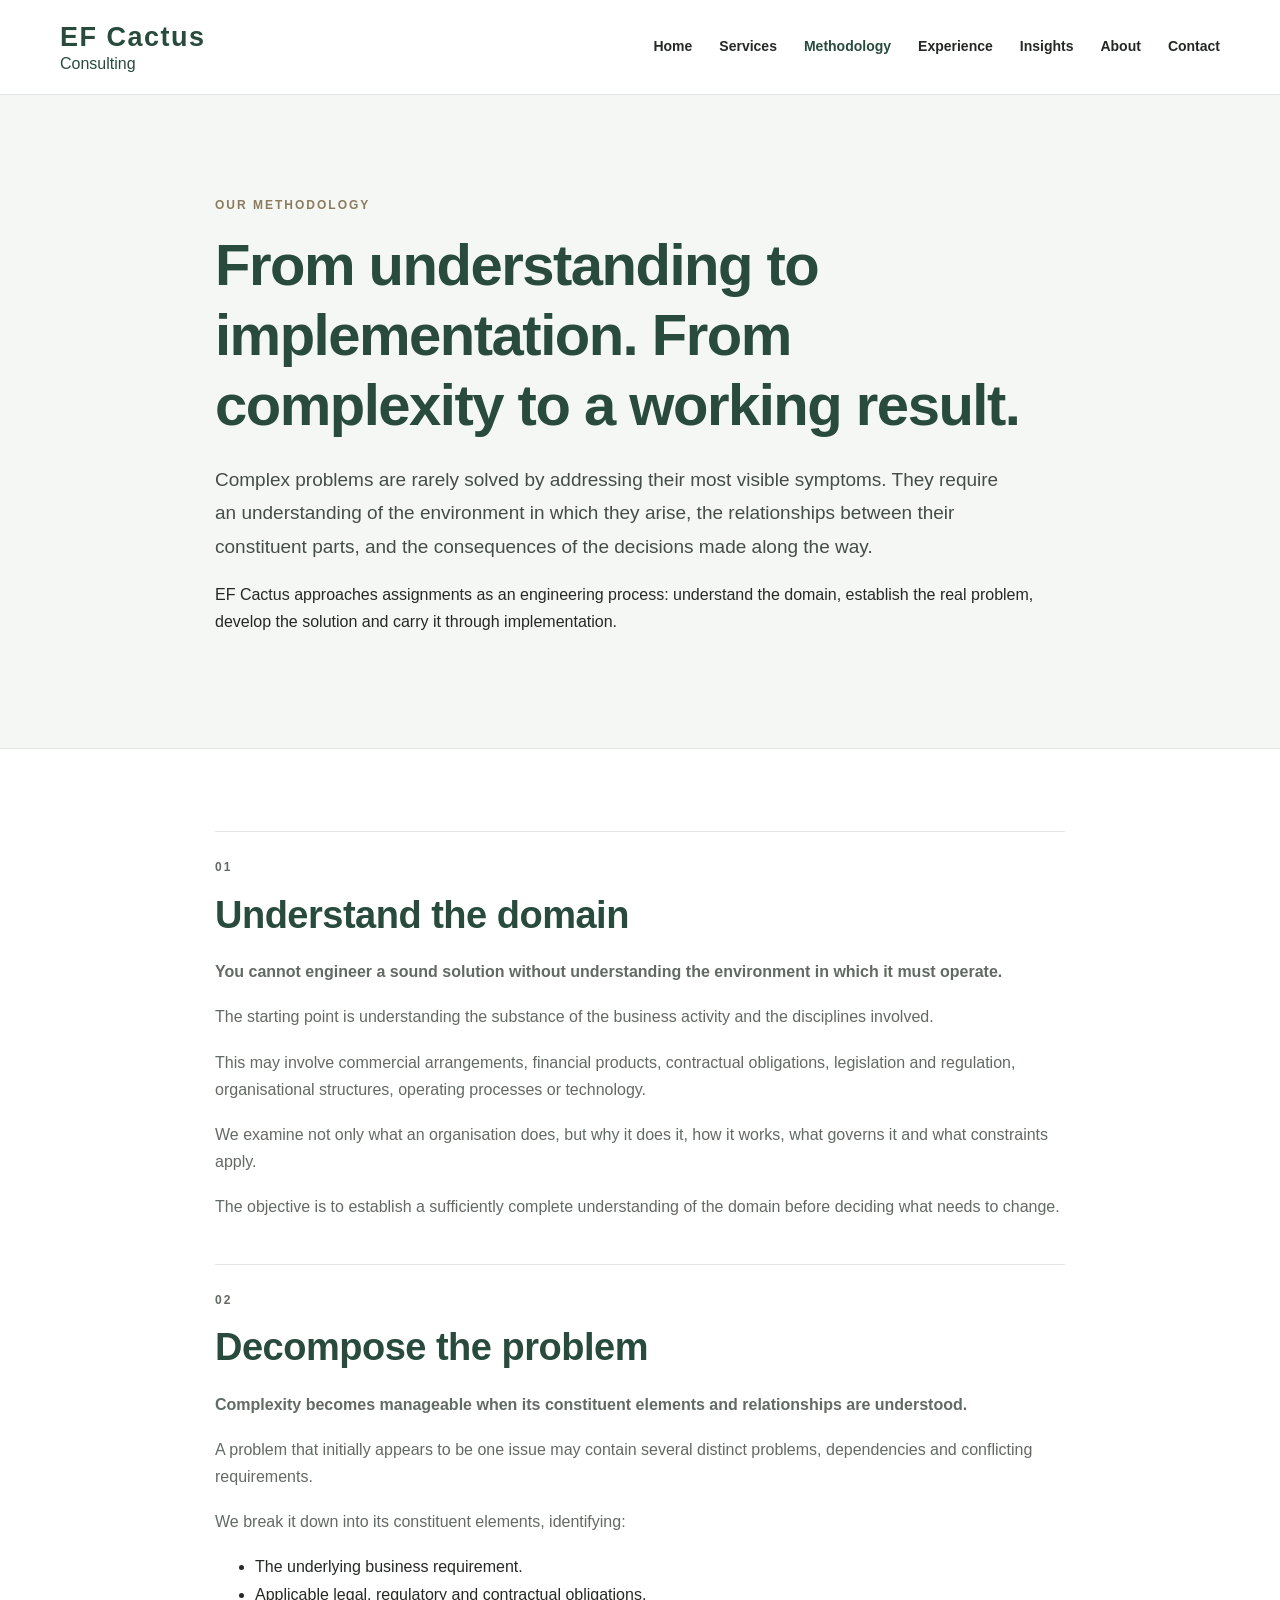
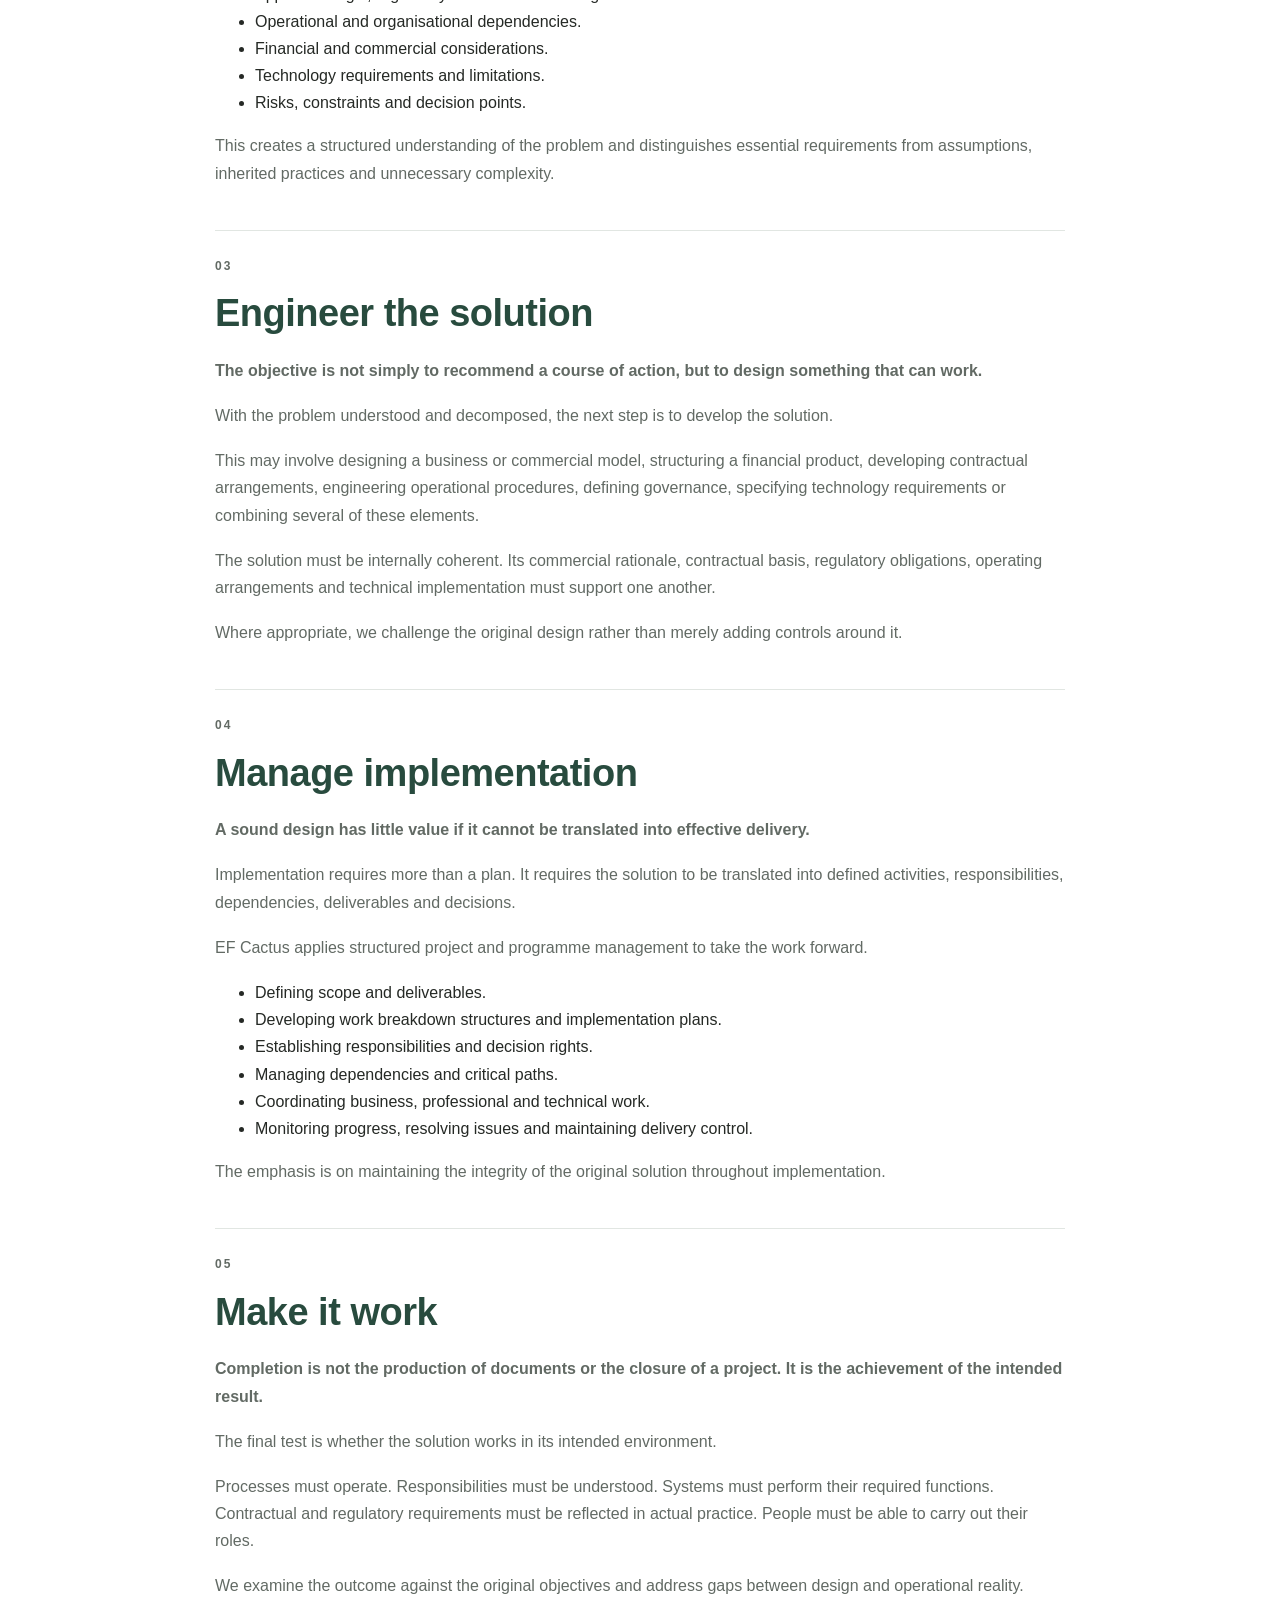
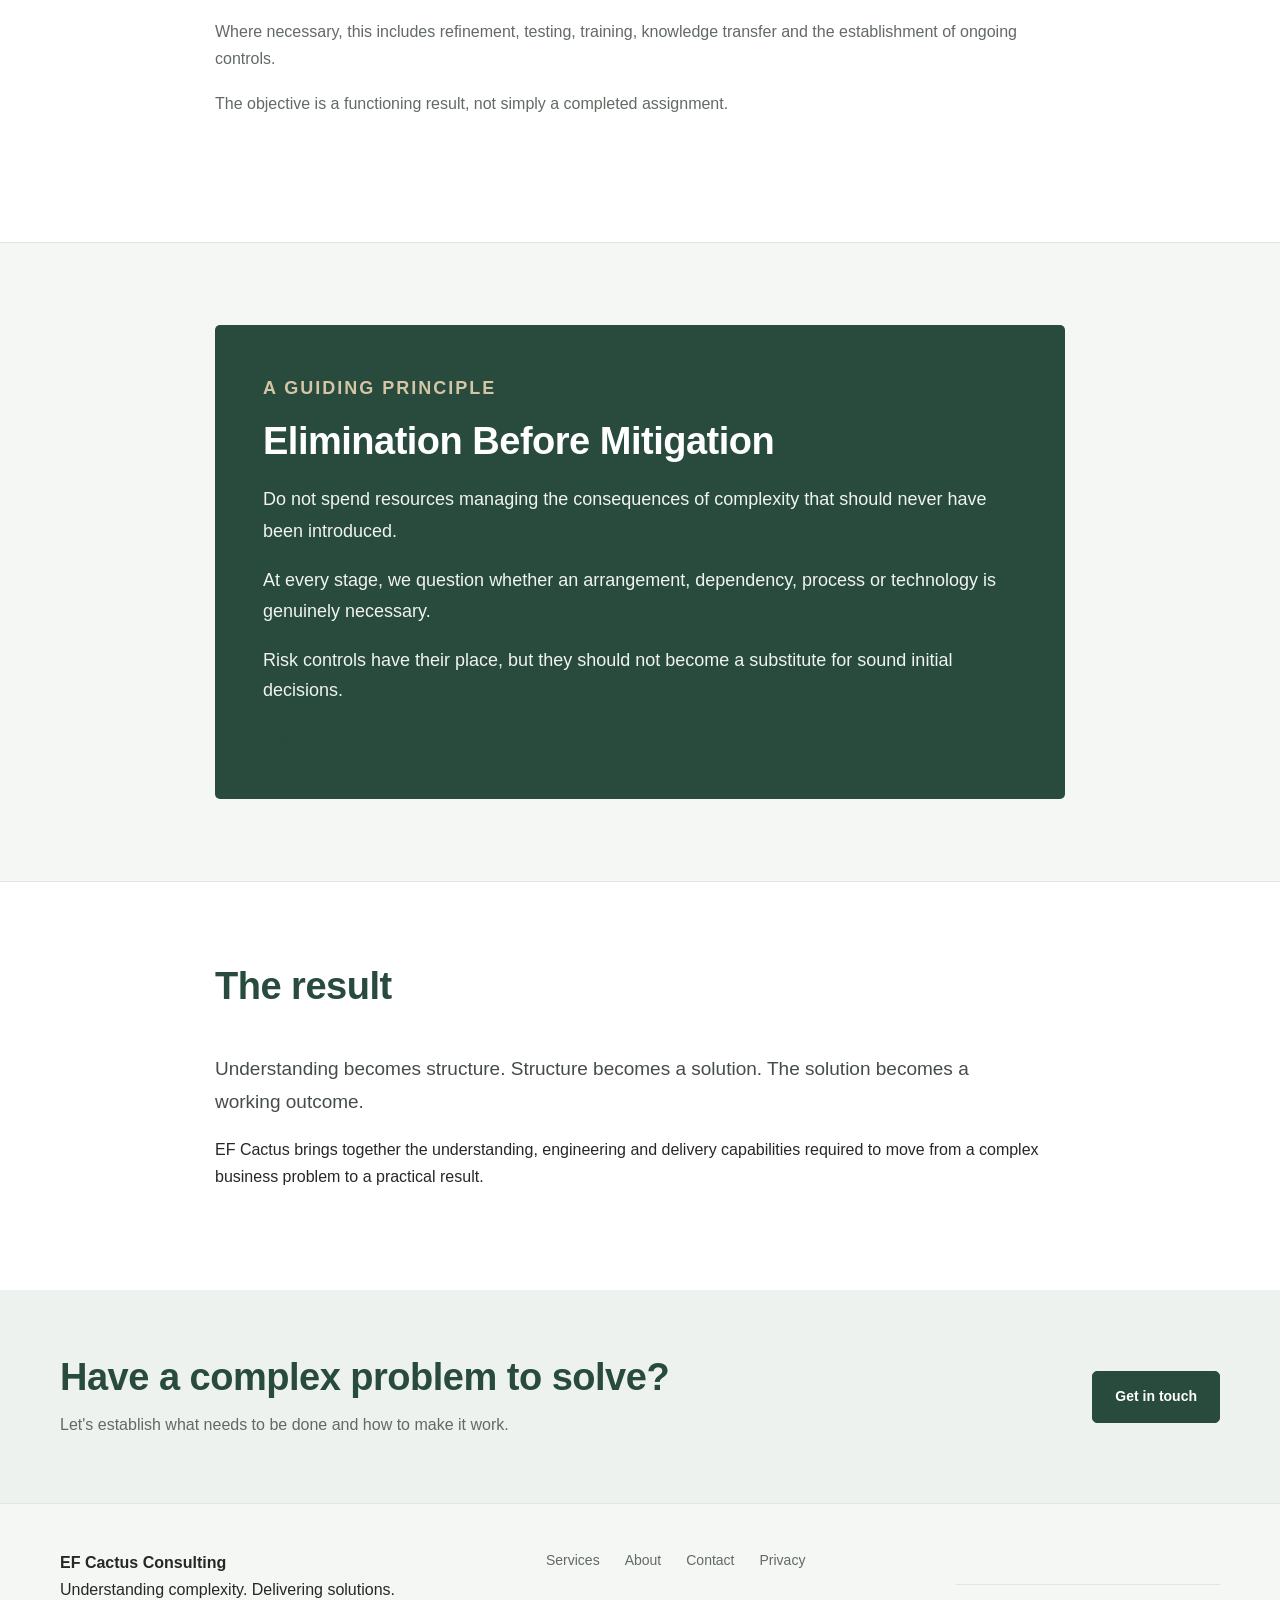
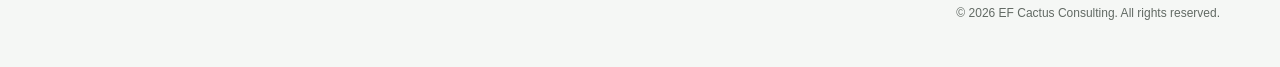
<file: methodology.html>
<!DOCTYPE html>
<html lang="en">
<head>
  <meta charset="UTF-8">
  <meta name="viewport" content="width=device-width, initial-scale=1.0">
  <meta name="description" content="The EF Cactus consulting methodology: understanding the domain, decomposing problems, engineering solutions and managing implementation.">
  <title>Our Methodology | EF Cactus Consulting</title>
  <link rel="stylesheet" href="css/style.css">
</head>

<body>

<header class="site-header">
  <div class="container header-inner">
    <a class="brand" href="index.html">
      <span class="brand-name">EF Cactus</span>
      <span class="brand-tagline">Consulting</span>
    </a>

    <nav class="main-nav">
      <a href="index.html">Home</a>
      <a href="services.html">Services</a>
      <a href="methodology.html" aria-current="page">Methodology</a>
      <a href="experience.html">Experience</a>
      <a href="insights.html">Insights</a>
      <a href="about.html">About</a>
      <a href="contact.html">Contact</a>
    </nav>
  </div>
</header>

<main>

  <section class="hero">
    <div class="container hero-content">
      <p class="eyebrow">Our methodology</p>

      <h1>From understanding to implementation. From complexity to a working result.</h1>

      <p class="lead">
        Complex problems are rarely solved by addressing their most visible
        symptoms. They require an understanding of the environment in which
        they arise, the relationships between their constituent parts, and
        the consequences of the decisions made along the way.
      </p>

      <p>
        EF Cactus approaches assignments as an engineering process:
        understand the domain, establish the real problem, develop the
        solution and carry it through implementation.
      </p>
    </div>
  </section>

  <section class="section">
    <div class="container content-narrow">

      <article class="evidence-item">
        <p class="eyebrow">01</p>
        <h2>Understand the domain</h2>

        <p><strong>You cannot engineer a sound solution without understanding the environment in which it must operate.</strong></p>

        <p>
          The starting point is understanding the substance of the business
          activity and the disciplines involved.
        </p>

        <p>
          This may involve commercial arrangements, financial products,
          contractual obligations, legislation and regulation,
          organisational structures, operating processes or technology.
        </p>

        <p>
          We examine not only what an organisation does, but why it does it,
          how it works, what governs it and what constraints apply.
        </p>

        <p>
          The objective is to establish a sufficiently complete
          understanding of the domain before deciding what needs to change.
        </p>
      </article>

      <article class="evidence-item">
        <p class="eyebrow">02</p>
        <h2>Decompose the problem</h2>

        <p><strong>Complexity becomes manageable when its constituent elements and relationships are understood.</strong></p>

        <p>
          A problem that initially appears to be one issue may contain
          several distinct problems, dependencies and conflicting requirements.
        </p>

        <p>We break it down into its constituent elements, identifying:</p>

        <ul>
          <li>The underlying business requirement.</li>
          <li>Applicable legal, regulatory and contractual obligations.</li>
          <li>Operational and organisational dependencies.</li>
          <li>Financial and commercial considerations.</li>
          <li>Technology requirements and limitations.</li>
          <li>Risks, constraints and decision points.</li>
        </ul>

        <p>
          This creates a structured understanding of the problem and
          distinguishes essential requirements from assumptions,
          inherited practices and unnecessary complexity.
        </p>
      </article>

      <article class="evidence-item">
        <p class="eyebrow">03</p>
        <h2>Engineer the solution</h2>

        <p><strong>The objective is not simply to recommend a course of action, but to design something that can work.</strong></p>

        <p>
          With the problem understood and decomposed, the next step is
          to develop the solution.
        </p>

        <p>
          This may involve designing a business or commercial model,
          structuring a financial product, developing contractual
          arrangements, engineering operational procedures, defining
          governance, specifying technology requirements or combining
          several of these elements.
        </p>

        <p>
          The solution must be internally coherent. Its commercial
          rationale, contractual basis, regulatory obligations, operating
          arrangements and technical implementation must support one another.
        </p>

        <p>
          Where appropriate, we challenge the original design rather
          than merely adding controls around it.
        </p>
      </article>

      <article class="evidence-item">
        <p class="eyebrow">04</p>
        <h2>Manage implementation</h2>

        <p><strong>A sound design has little value if it cannot be translated into effective delivery.</strong></p>

        <p>
          Implementation requires more than a plan. It requires the
          solution to be translated into defined activities,
          responsibilities, dependencies, deliverables and decisions.
        </p>

        <p>EF Cactus applies structured project and programme management to take the work forward.</p>

        <ul>
          <li>Defining scope and deliverables.</li>
          <li>Developing work breakdown structures and implementation plans.</li>
          <li>Establishing responsibilities and decision rights.</li>
          <li>Managing dependencies and critical paths.</li>
          <li>Coordinating business, professional and technical work.</li>
          <li>Monitoring progress, resolving issues and maintaining delivery control.</li>
        </ul>

        <p>
          The emphasis is on maintaining the integrity of the original
          solution throughout implementation.
        </p>
      </article>

      <article class="evidence-item">
        <p class="eyebrow">05</p>
        <h2>Make it work</h2>

        <p><strong>Completion is not the production of documents or the closure of a project. It is the achievement of the intended result.</strong></p>

        <p>
          The final test is whether the solution works in its intended environment.
        </p>

        <p>
          Processes must operate. Responsibilities must be understood.
          Systems must perform their required functions. Contractual and
          regulatory requirements must be reflected in actual practice.
          People must be able to carry out their roles.
        </p>

        <p>
          We examine the outcome against the original objectives and
          address gaps between design and operational reality.
        </p>

        <p>
          Where necessary, this includes refinement, testing, training,
          knowledge transfer and the establishment of ongoing controls.
        </p>

        <p>
          The objective is a functioning result, not simply a completed assignment.
        </p>
      </article>

    </div>
  </section>

  <section class="section section-alt">
    <div class="container content-narrow">

      <div class="principle">
        <p class="eyebrow">A guiding principle</p>

        <h2>Elimination Before Mitigation</h2>

        <p class="lead">
          Do not spend resources managing the consequences of complexity
          that should never have been introduced.
        </p>

        <p>
          At every stage, we question whether an arrangement, dependency,
          process or technology is genuinely necessary.
        </p>

        <p>
          Risk controls have their place, but they should not become
          a substitute for sound initial decisions.
        </p>

        <a href="articles/elimination-before-mitigation.html">
          Read our perspective
        </a>
      </div>

    </div>
  </section>

  <section class="section">
    <div class="container content-narrow">

      <div class="section-heading">
        <h2>The result</h2>
      </div>

      <p class="lead">
        Understanding becomes structure. Structure becomes a solution.
        The solution becomes a working outcome.
      </p>

      <p>
        EF Cactus brings together the understanding, engineering and
        delivery capabilities required to move from a complex business
        problem to a practical result.
      </p>

    </div>
  </section>

  <section class="contact-strip">
    <div class="container contact-strip-inner">
      <div>
        <h2>Have a complex problem to solve?</h2>
        <p>Let's establish what needs to be done and how to make it work.</p>
      </div>

      <a class="button button-primary" href="contact.html">Get in touch</a>
    </div>
  </section>

</main>

<footer class="site-footer">
  <div class="container footer-inner">

    <div class="footer-brand">
      <strong>EF Cactus Consulting</strong>
      <p>Understanding complexity. Delivering solutions.</p>
    </div>

    <div class="footer-links">
      <a href="services.html">Services</a>
      <a href="about.html">About</a>
      <a href="contact.html">Contact</a>
      <a href="privacy.html">Privacy</a>
    </div>

    <div class="footer-bottom">
      <p>&copy; 2026 EF Cactus Consulting. All rights reserved.</p>
    </div>

  </div>
</footer>

</body>
</html>
</file>
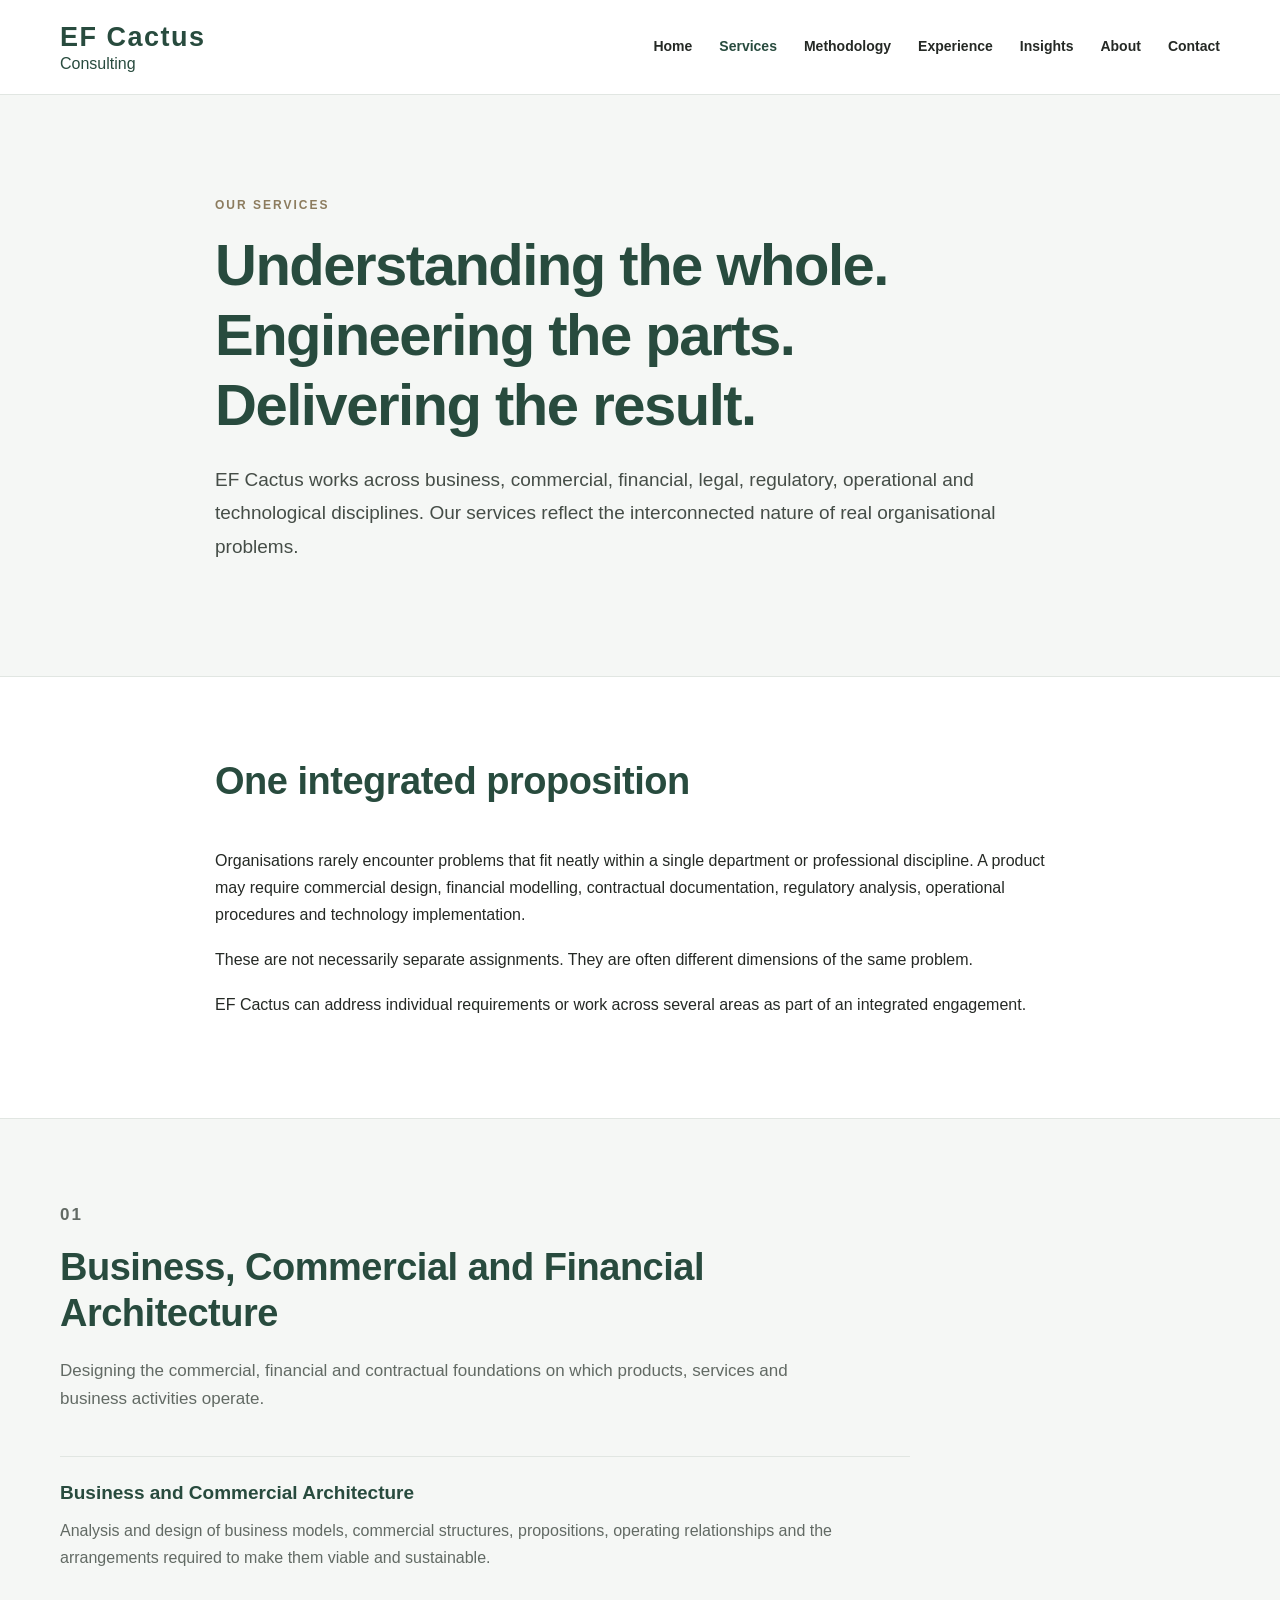
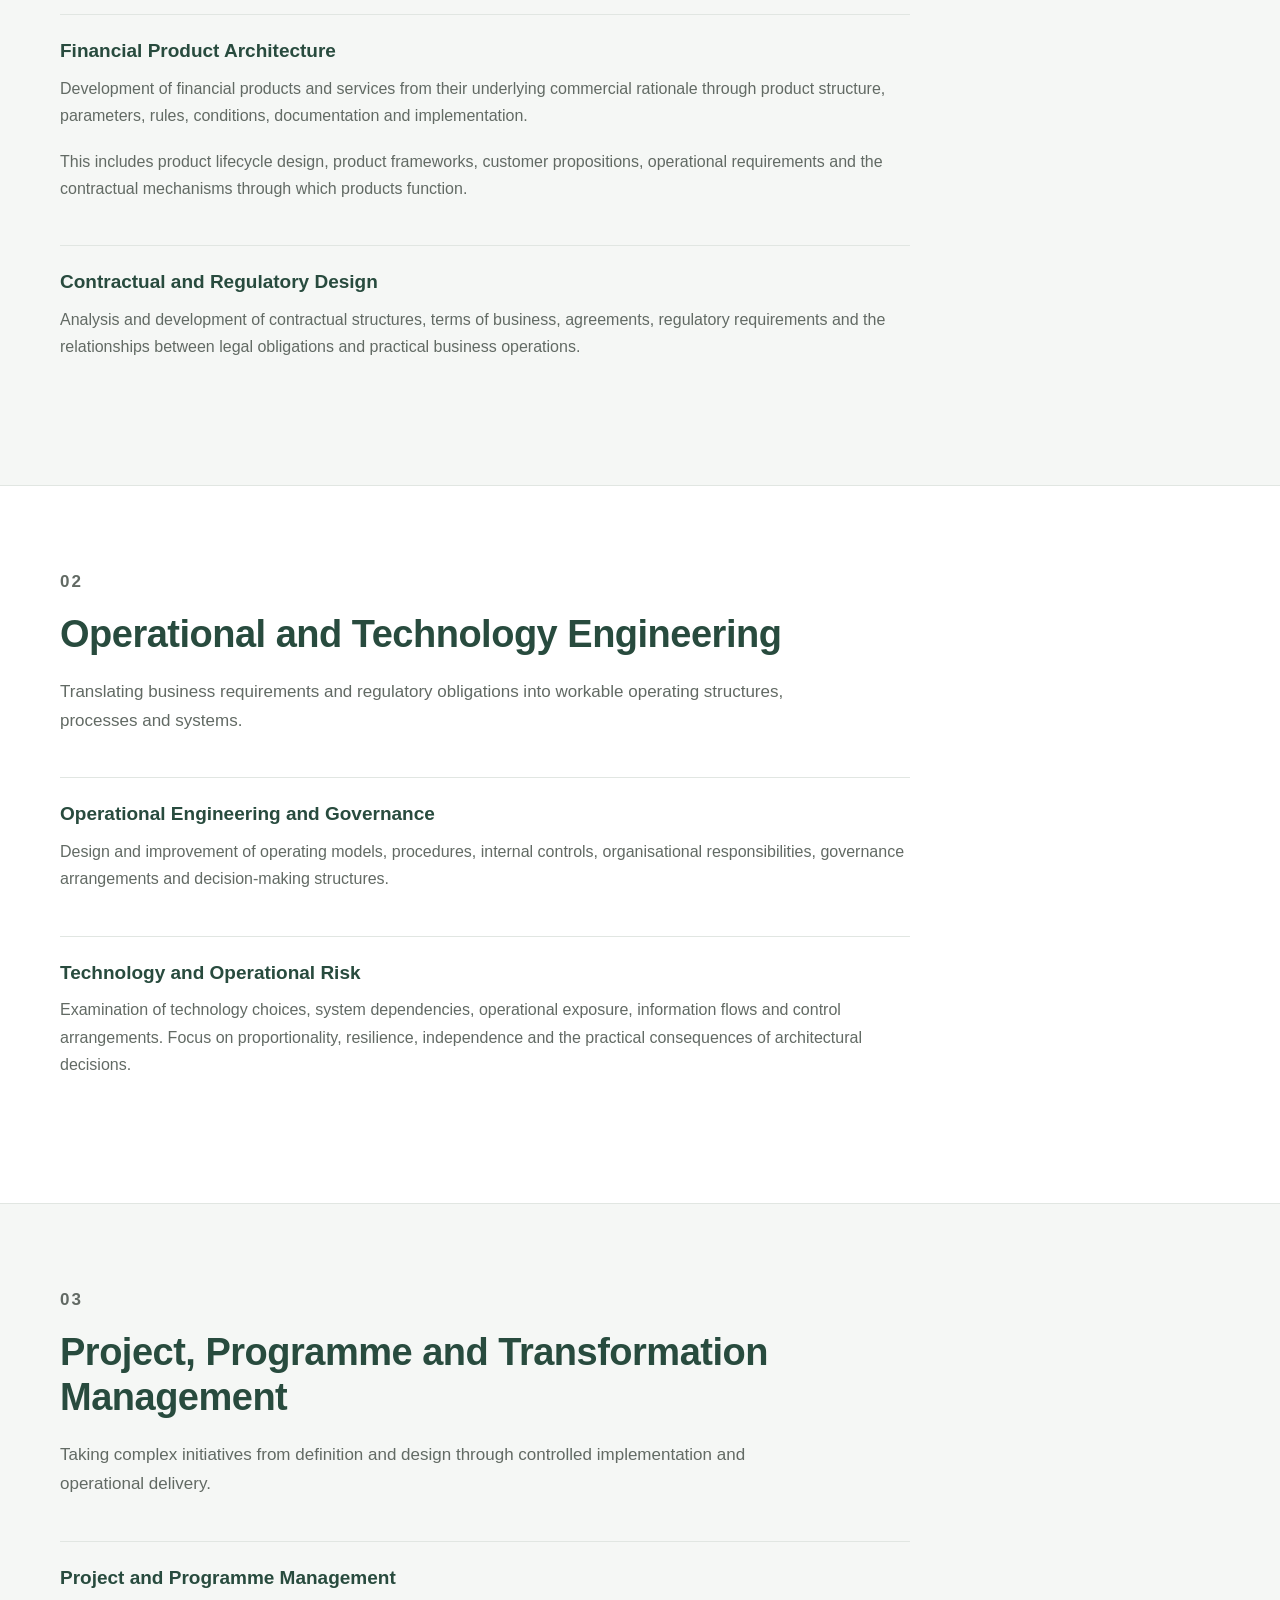
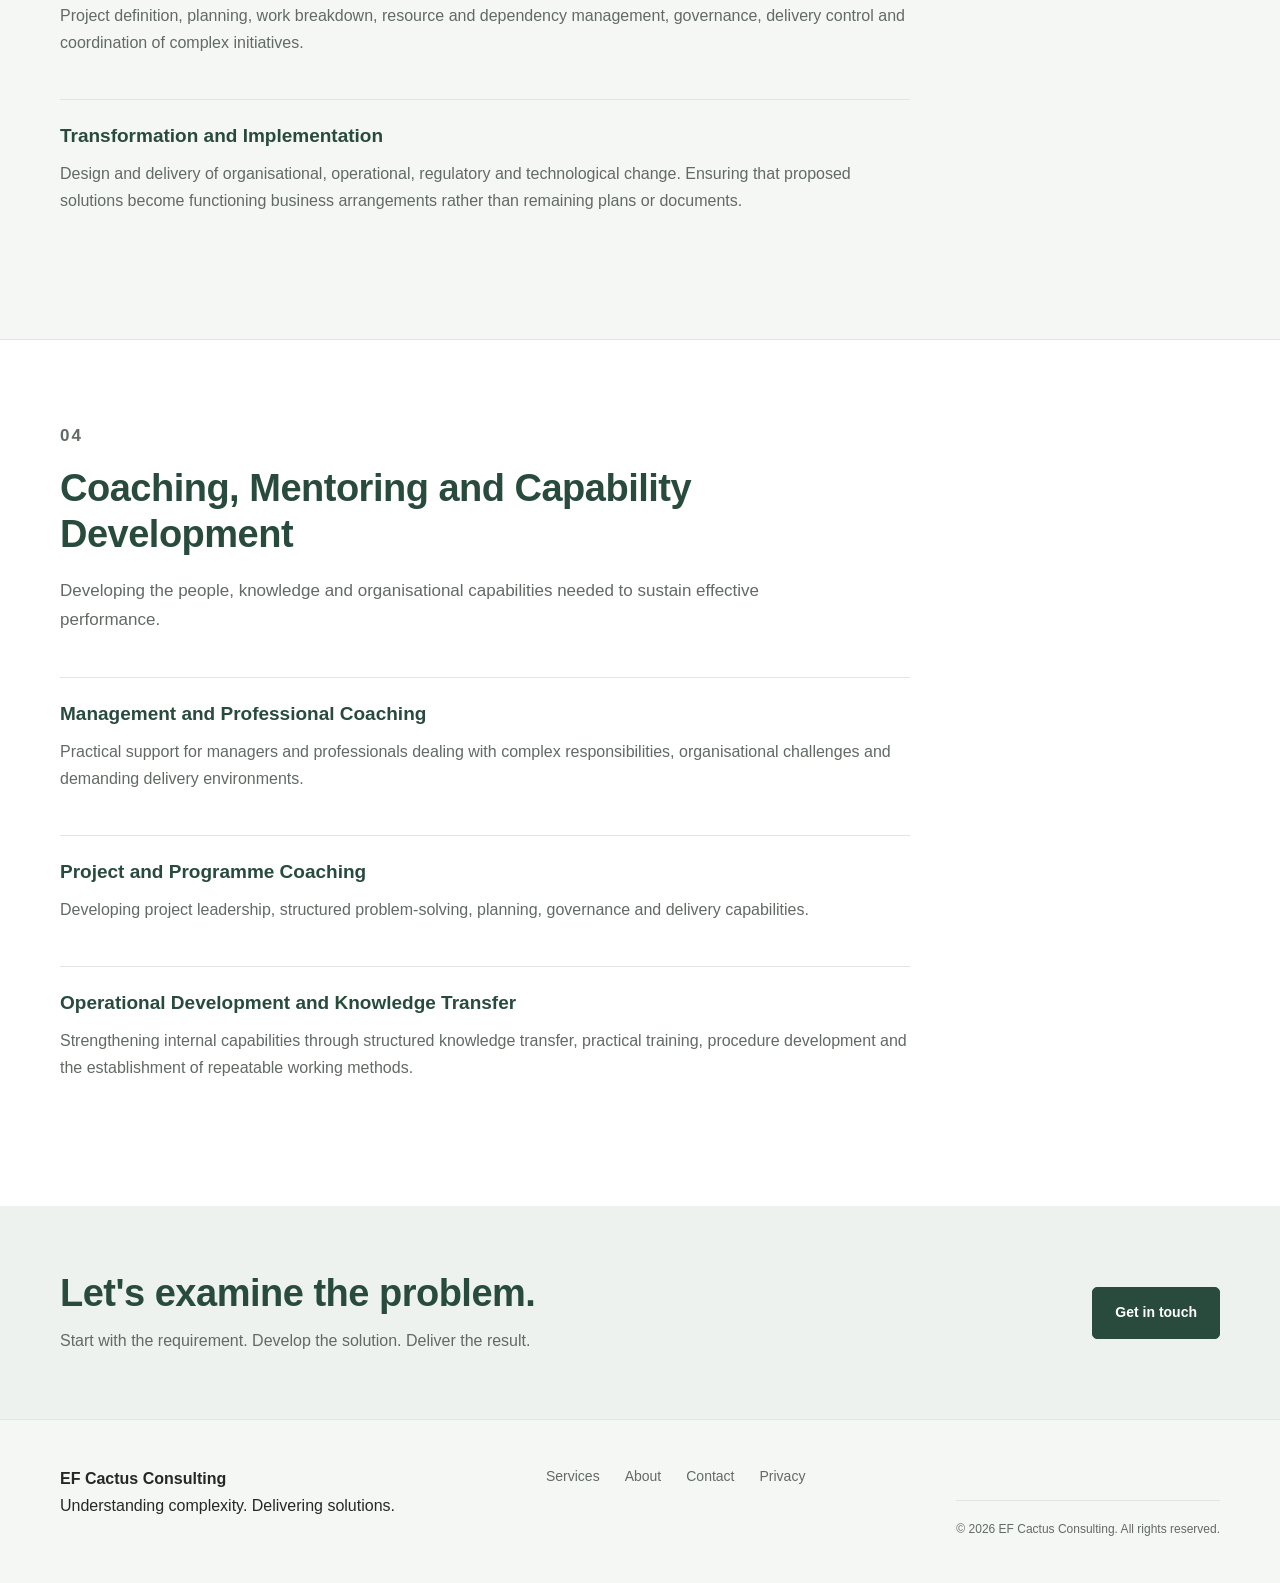
<file: services.html>
<!DOCTYPE html>
<html lang="en">
<head>
  <meta charset="UTF-8">
  <meta name="viewport" content="width=device-width, initial-scale=1.0">
  <meta name="description" content="EF Cactus Consulting services: business and financial architecture, operational and technology engineering, transformation management, and capability development.">
  <title>Services | EF Cactus Consulting</title>
  <link rel="stylesheet" href="css/style.css">
</head>

<body>

<header class="site-header">
  <div class="container header-inner">
    <a class="brand" href="index.html">
      <span class="brand-name">EF Cactus</span>
      <span class="brand-tagline">Consulting</span>
    </a>

    <nav class="main-nav">
      <a href="index.html">Home</a>
      <a href="services.html" aria-current="page">Services</a>
      <a href="methodology.html">Methodology</a>
      <a href="experience.html">Experience</a>
      <a href="insights.html">Insights</a>
      <a href="about.html">About</a>
      <a href="contact.html">Contact</a>
    </nav>
  </div>
</header>

<main>

  <section class="hero">
    <div class="container hero-content">
      <p class="eyebrow">Our services</p>
      <h1>Understanding the whole. Engineering the parts. Delivering the result.</h1>
      <p class="lead">
        EF Cactus works across business, commercial, financial, legal,
        regulatory, operational and technological disciplines. Our services
        reflect the interconnected nature of real organisational problems.
      </p>
    </div>
  </section>

  <section class="section">
    <div class="container content-narrow">
      <div class="section-heading">
        <h2>One integrated proposition</h2>
      </div>

      <p>
        Organisations rarely encounter problems that fit neatly within a
        single department or professional discipline. A product may require
        commercial design, financial modelling, contractual documentation,
        regulatory analysis, operational procedures and technology
        implementation.
      </p>

      <p>
        These are not necessarily separate assignments. They are often
        different dimensions of the same problem.
      </p>

      <p>
        EF Cactus can address individual requirements or work across several
        areas as part of an integrated engagement.
      </p>
    </div>
  </section>

  <section class="section section-alt" id="business-financial">
    <div class="container">
      <div class="section-heading">
        <p class="eyebrow">01</p>
        <h2>Business, Commercial and Financial Architecture</h2>
        <p>
          Designing the commercial, financial and contractual foundations
          on which products, services and business activities operate.
        </p>
      </div>

      <div class="content-narrow">

        <article class="evidence-item">
          <h3>Business and Commercial Architecture</h3>
          <p>
            Analysis and design of business models, commercial structures,
            propositions, operating relationships and the arrangements
            required to make them viable and sustainable.
          </p>
        </article>

        <article class="evidence-item">
          <h3>Financial Product Architecture</h3>
          <p>
            Development of financial products and services from their
            underlying commercial rationale through product structure,
            parameters, rules, conditions, documentation and implementation.
          </p>
          <p>
            This includes product lifecycle design, product frameworks,
            customer propositions, operational requirements and the
            contractual mechanisms through which products function.
          </p>
        </article>

        <article class="evidence-item">
          <h3>Contractual and Regulatory Design</h3>
          <p>
            Analysis and development of contractual structures,
            terms of business, agreements, regulatory requirements
            and the relationships between legal obligations and
            practical business operations.
          </p>
        </article>

      </div>
    </div>
  </section>

  <section class="section" id="operational-technology">
    <div class="container">
      <div class="section-heading">
        <p class="eyebrow">02</p>
        <h2>Operational and Technology Engineering</h2>
        <p>
          Translating business requirements and regulatory obligations
          into workable operating structures, processes and systems.
        </p>
      </div>

      <div class="content-narrow">

        <article class="evidence-item">
          <h3>Operational Engineering and Governance</h3>
          <p>
            Design and improvement of operating models, procedures,
            internal controls, organisational responsibilities,
            governance arrangements and decision-making structures.
          </p>
        </article>

        <article class="evidence-item">
          <h3>Technology and Operational Risk</h3>
          <p>
            Examination of technology choices, system dependencies,
            operational exposure, information flows and control
            arrangements. Focus on proportionality, resilience,
            independence and the practical consequences of
            architectural decisions.
          </p>
        </article>

      </div>
    </div>
  </section>

  <section class="section section-alt" id="project-transformation">
    <div class="container">
      <div class="section-heading">
        <p class="eyebrow">03</p>
        <h2>Project, Programme and Transformation Management</h2>
        <p>
          Taking complex initiatives from definition and design
          through controlled implementation and operational delivery.
        </p>
      </div>

      <div class="content-narrow">

        <article class="evidence-item">
          <h3>Project and Programme Management</h3>
          <p>
            Project definition, planning, work breakdown, resource
            and dependency management, governance, delivery control
            and coordination of complex initiatives.
          </p>
        </article>

        <article class="evidence-item">
          <h3>Transformation and Implementation</h3>
          <p>
            Design and delivery of organisational, operational,
            regulatory and technological change. Ensuring that
            proposed solutions become functioning business
            arrangements rather than remaining plans or documents.
          </p>
        </article>

      </div>
    </div>
  </section>

  <section class="section" id="coaching-development">
    <div class="container">
      <div class="section-heading">
        <p class="eyebrow">04</p>
        <h2>Coaching, Mentoring and Capability Development</h2>
        <p>
          Developing the people, knowledge and organisational
          capabilities needed to sustain effective performance.
        </p>
      </div>

      <div class="content-narrow">

        <article class="evidence-item">
          <h3>Management and Professional Coaching</h3>
          <p>
            Practical support for managers and professionals dealing
            with complex responsibilities, organisational challenges
            and demanding delivery environments.
          </p>
        </article>

        <article class="evidence-item">
          <h3>Project and Programme Coaching</h3>
          <p>
            Developing project leadership, structured problem-solving,
            planning, governance and delivery capabilities.
          </p>
        </article>

        <article class="evidence-item">
          <h3>Operational Development and Knowledge Transfer</h3>
          <p>
            Strengthening internal capabilities through structured
            knowledge transfer, practical training, procedure
            development and the establishment of repeatable working
            methods.
          </p>
        </article>

      </div>
    </div>
  </section>

  <section class="contact-strip">
    <div class="container contact-strip-inner">
      <div>
        <h2>Let's examine the problem.</h2>
        <p>Start with the requirement. Develop the solution. Deliver the result.</p>
      </div>
      <a class="button button-primary" href="contact.html">Get in touch</a>
    </div>
  </section>

</main>

<footer class="site-footer">
  <div class="container footer-inner">
    <div class="footer-brand">
      <strong>EF Cactus Consulting</strong>
      <p>Understanding complexity. Delivering solutions.</p>
    </div>

    <div class="footer-links">
      <a href="services.html">Services</a>
      <a href="about.html">About</a>
      <a href="contact.html">Contact</a>
      <a href="privacy.html">Privacy</a>
    </div>

    <div class="footer-bottom">
      <p>&copy; 2026 EF Cactus Consulting. All rights reserved.</p>
    </div>
  </div>
</footer>

</body>
</html>
</file>
<file: css/style.css>
:root {
  --green: #284B3E;
  --green-dark: #1D382E;
  --green-light: #EDF2EF;
  --gold: #8C7C5E;
  --text: #252925;
  --muted: #626A64;
  --background: #FFFFFF;
  --surface: #F5F7F5;
  --border: #E1E6E2;
  --content-width: 1160px;
  --radius: 5px;
}

/* General foundation */

* {
  box-sizing: border-box;
}

html {
  scroll-behavior: smooth;
}

body {
  margin: 0;
  background: var(--background);
  color: var(--text);
  font-family: Arial, Helvetica, sans-serif;
  font-size: 16px;
  line-height: 1.7;
}

a {
  color: var(--green);
  text-decoration: none;
}

a:hover {
  color: var(--green-dark);
}

img {
  max-width: 100%;
  height: auto;
}

.container {
  width: min(var(--content-width), calc(100% - 48px));
  margin-inline: auto;
}

.content-narrow {
  max-width: 850px;
}

/* Header and navigation */

.site-header {
  background: #FFFFFF;
  border-bottom: 1px solid var(--border);
}

.header-inner {
  min-height: 94px;
  display: flex;
  align-items: center;
  justify-content: space-between;
  gap: 32px;
}

.brand {
  display: inline-flex;
  flex-direction: column;
  gap: 1px;
  flex-shrink: 0;
  line-height: 1.2;
}

.brand-name {
  color: var(--green);
  font-size: 27px;
  font-weight: 700;
  letter-spacing: 1.5px;
}

.brand-descriptor {
  color: var(--gold);
  font-size: 11px;
  font-weight: 600;
  letter-spacing: 1.8px;
  text-transform: uppercase;
}

.main-nav {
  display: flex;
  align-items: center;
  flex-wrap: wrap;
  gap: 27px;
}

.main-nav a {
  color: var(--text);
  font-size: 14px;
  font-weight: 600;
}

.main-nav a:hover,
.main-nav a[aria-current="page"] {
  color: var(--green);
}

.main-nav .nav-contact {
  color: #FFFFFF;
  background: var(--green);
  padding: 10px 17px;
  border-radius: var(--radius);
}

.main-nav .nav-contact:hover {
  color: #FFFFFF;
  background: var(--green-dark);
}

/* Typography */

.eyebrow {
  margin: 0 0 15px;
  color: var(--gold);
  font-size: 12px;
  font-weight: 700;
  letter-spacing: 2px;
  text-transform: uppercase;
}

h1,
h2,
h3 {
  color: var(--green);
  line-height: 1.2;
  font-weight: 600;
}

h1 {
  margin: 0 0 24px;
  font-size: clamp(38px, 5vw, 58px);
  letter-spacing: -1.5px;
}

h2 {
  margin: 0 0 20px;
  font-size: clamp(28px, 3vw, 38px);
  letter-spacing: -0.5px;
}

h3 {
  margin: 0 0 12px;
  font-size: 20px;
}

p {
  margin: 0 0 18px;
}

.lead {
  color: #454D47;
  font-size: 19px;
  line-height: 1.75;
  max-width: 760px;
}

.muted {
  color: var(--muted);
}

/* Buttons and links */

.button {
  display: inline-block;
  padding: 13px 22px;
  border: 1px solid var(--green);
  border-radius: var(--radius);
  background: var(--green);
  color: #FFFFFF;
  font-size: 14px;
  font-weight: 700;
  transition: background 0.15s ease, border-color 0.15s ease;
}

.button:hover {
  background: var(--green-dark);
  border-color: var(--green-dark);
  color: #FFFFFF;
}

.button-secondary {
  background: transparent;
  color: var(--green);
}

.button-secondary:hover {
  background: var(--green-light);
  color: var(--green-dark);
}

.text-link {
  display: inline-block;
  margin-top: 8px;
  font-weight: 700;
}

.section-link {
  margin-top: 30px;
}

/* Homepage hero */

.hero {
  padding: 100px 0 95px;
  background: var(--surface);
  border-bottom: 1px solid var(--border);
}

.hero-content {
  max-width: 850px;
}

.hero h1 {
  max-width: 850px;
}

.hero .lead {
  max-width: 790px;
}

.hero-actions {
  display: flex;
  flex-wrap: wrap;
  gap: 13px;
  margin-top: 32px;
}

/* General sections */

.section {
  padding: 82px 0;
}

.section-alt {
  background: var(--surface);
  border-top: 1px solid var(--border);
  border-bottom: 1px solid var(--border);
}

.section-heading {
  max-width: 760px;
  margin-bottom: 42px;
}

.section-heading p {
  color: var(--muted);
  font-size: 17px;
}

/* Service cards */

.service-grid {
  display: grid;
  grid-template-columns: repeat(2, 1fr);
  gap: 22px;
}

.service-card {
  padding: 27px;
  background: #FFFFFF;
  border: 1px solid var(--border);
  border-top: 3px solid var(--green);
  border-radius: var(--radius);
}

.service-card h3 {
  font-size: 19px;
}

.service-card p {
  color: var(--muted);
  font-size: 15px;
}

.service-card .text-link {
  margin-top: 5px;
}

/* Methodology */

.method-grid {
  display: grid;
  grid-template-columns: repeat(5, 1fr);
  gap: 18px;
  counter-reset: method;
}

.method-step {
  position: relative;
  padding-top: 42px;
  counter-increment: method;
}

.method-step::before {
  content: "0" counter(method);
  position: absolute;
  top: 0;
  left: 0;
  color: var(--gold);
  font-size: 13px;
  font-weight: 700;
  letter-spacing: 1px;
}

.method-step h3 {
  font-size: 17px;
}

.method-step p {
  color: var(--muted);
  font-size: 14px;
}

/* Philosophy feature */

.principle {
  padding: 48px;
  background: var(--green);
  color: #FFFFFF;
  border-radius: var(--radius);
}

.principle h2 {
  color: #FFFFFF;
}

.principle .eyebrow {
  color: #D4C5A5;
}

.principle p {
  max-width: 800px;
  color: #F0F3F1;
  font-size: 18px;
}

.principle .button-secondary {
  margin-top: 12px;
  border-color: #FFFFFF;
  color: #FFFFFF;
}

.principle .button-secondary:hover {
  background: #FFFFFF;
  color: var(--green);
}

/* Evidence and experience */

.evidence-grid {
  display: grid;
  grid-template-columns: repeat(2, 1fr);
  gap: 28px;
}

.evidence-item {
  padding: 25px 0;
  border-top: 1px solid var(--border);
}

.evidence-item h3 {
  font-size: 19px;
}

.evidence-item p {
  color: var(--muted);
}

/* Contact strip */

.contact-strip {
  padding: 65px 0;
  background: var(--green-light);
}

.contact-strip-inner {
  display: flex;
  align-items: center;
  justify-content: space-between;
  gap: 35px;
}

.contact-strip h2 {
  margin-bottom: 10px;
}

.contact-strip p {
  margin-bottom: 0;
  color: var(--muted);
}

/* Footer */

.site-footer {
  padding: 45px 0 25px;
  background: var(--surface);
  border-top: 1px solid var(--border);
}

.footer-inner {
  display: flex;
  justify-content: space-between;
  align-items: flex-start;
  gap: 35px;
  flex-wrap: wrap;
}

.footer-brand {
  max-width: 390px;
}

.footer-brand .brand-name {
  font-size: 22px;
}

.footer-brand p {
  margin-bottom: 8px;
}

.footer-links {
  display: flex;
  flex-wrap: wrap;
  gap: 18px 25px;
  align-content: flex-start;
}

.footer-links a {
  color: var(--muted);
  font-size: 14px;
}

.footer-links a:hover {
  color: var(--green);
}

.footer-bottom {
  margin-top: 35px;
  padding-top: 18px;
  border-top: 1px solid var(--border);
  color: var(--muted);
  font-size: 12px;
}

/* Interior page layouts */

.page-hero {
  padding: 75px 0 65px;
  background: var(--surface);
  border-bottom: 1px solid var(--border);
}

.page-hero .lead {
  max-width: 800px;
}

.content-section {
  padding: 55px 0;
}

.content-section + .content-section {
  border-top: 1px solid var(--border);
}

.content-section ul {
  padding-left: 22px;
}

.content-section li {
  margin-bottom: 9px;
}

.article-meta {
  color: var(--gold);
  font-size: 13px;
  font-weight: 700;
  letter-spacing: 1px;
  text-transform: uppercase;
}

/* Responsive layouts */

@media (max-width: 900px) {

  .header-inner {
    padding: 20px 0;
    align-items: flex-start;
    flex-direction: column;
    gap: 18px;
  }

  .main-nav {
    gap: 13px 21px;
  }

  .method-grid {
    grid-template-columns: repeat(3, 1fr);
    row-gap: 30px;
  }

}

@media (max-width: 600px) {

  .container {
    width: min(100% - 34px, var(--content-width));
  }

  .header-inner {
    min-height: auto;
  }

  .brand-name {
    font-size: 24px;
  }

  .main-nav {
    width: 100%;
    gap: 12px 18px;
  }

  .main-nav a {
    font-size: 13px;
  }

  .main-nav .nav-contact {
    padding: 7px 11px;
  }

  .hero {
    padding: 65px 0;
  }

  .section {
    padding: 58px 0;
  }

  .service-grid,
  .evidence-grid {
    grid-template-columns: 1fr;
  }

  .method-grid {
    grid-template-columns: repeat(2, 1fr);
    row-gap: 28px;
  }

  .principle {
    padding: 30px 24px;
  }

  .contact-strip-inner {
    align-items: flex-start;
    flex-direction: column;
  }

  .footer-inner {
    flex-direction: column;
  }

  .page-hero {
    padding: 55px 0 45px;
  }

}

@media (prefers-reduced-motion: reduce) {

  html {
    scroll-behavior: auto;
  }

  * {
    transition: none !important;
  }

}
</file>
